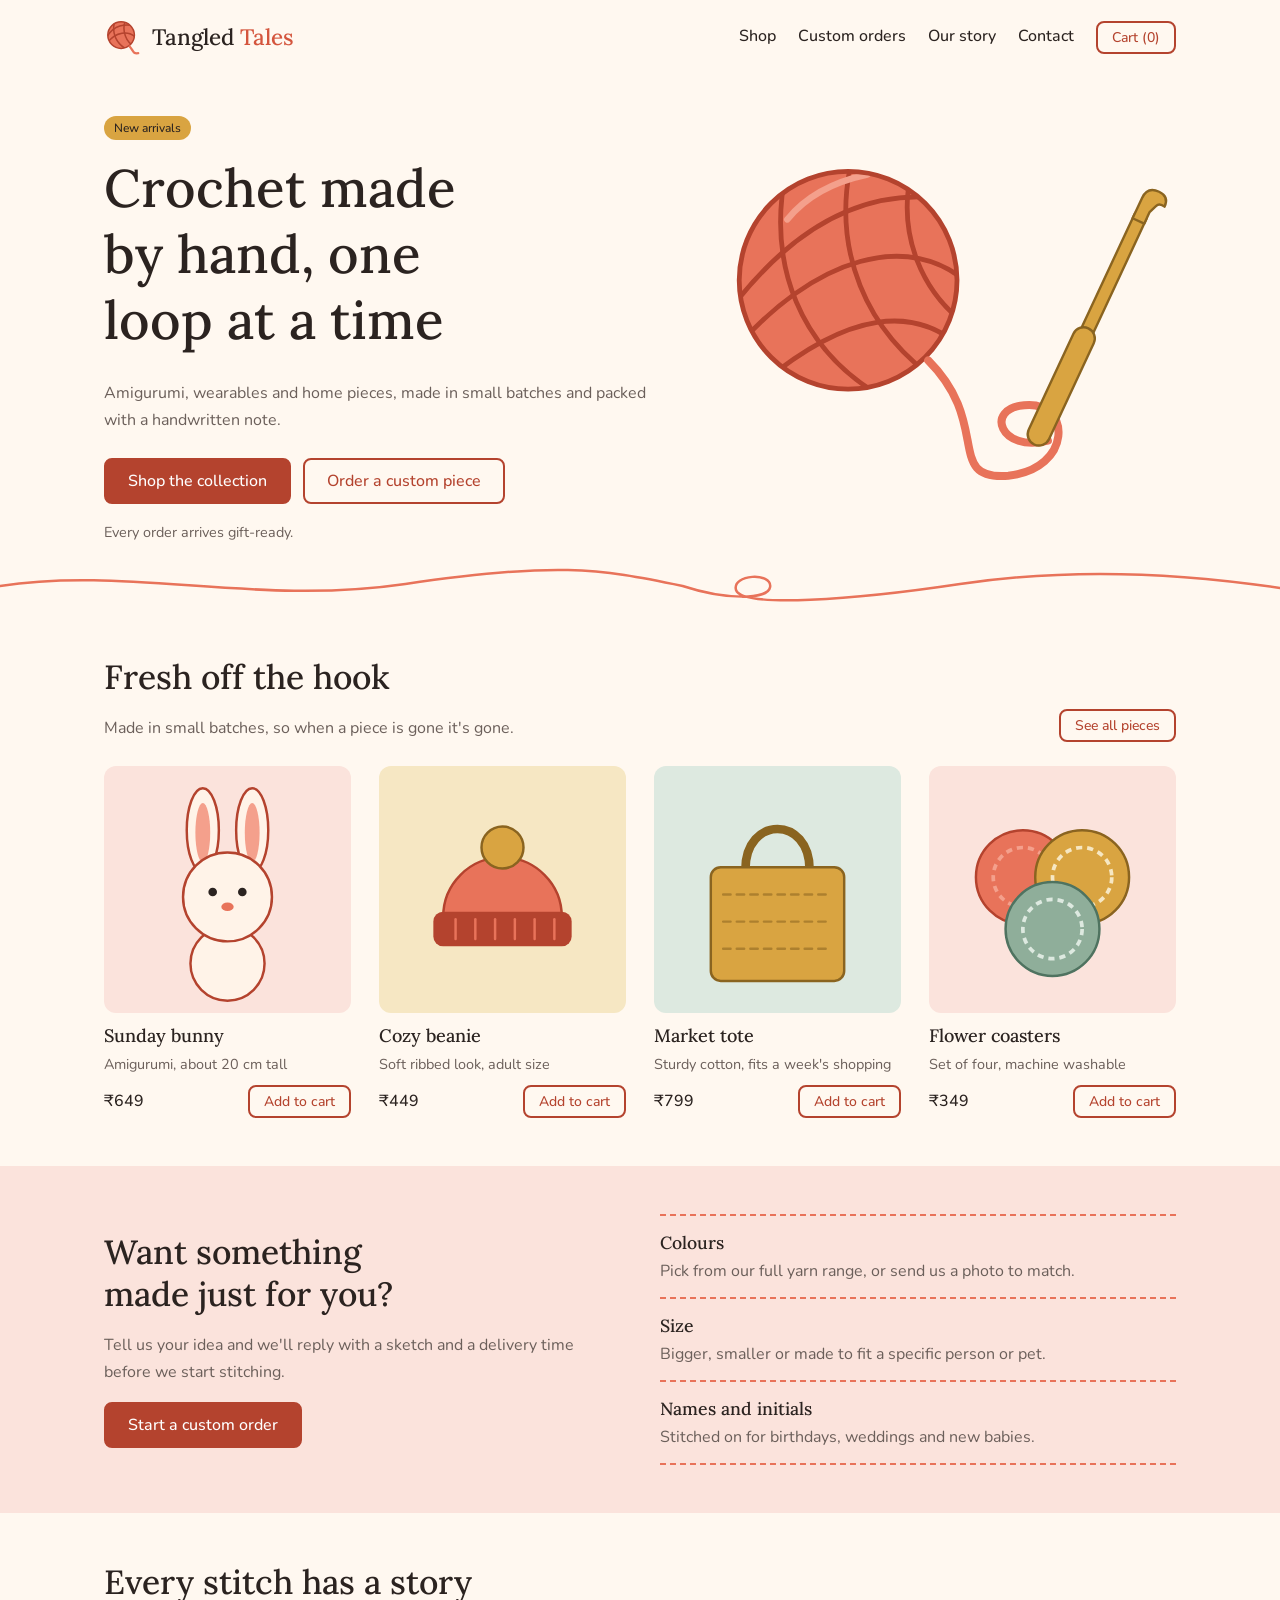
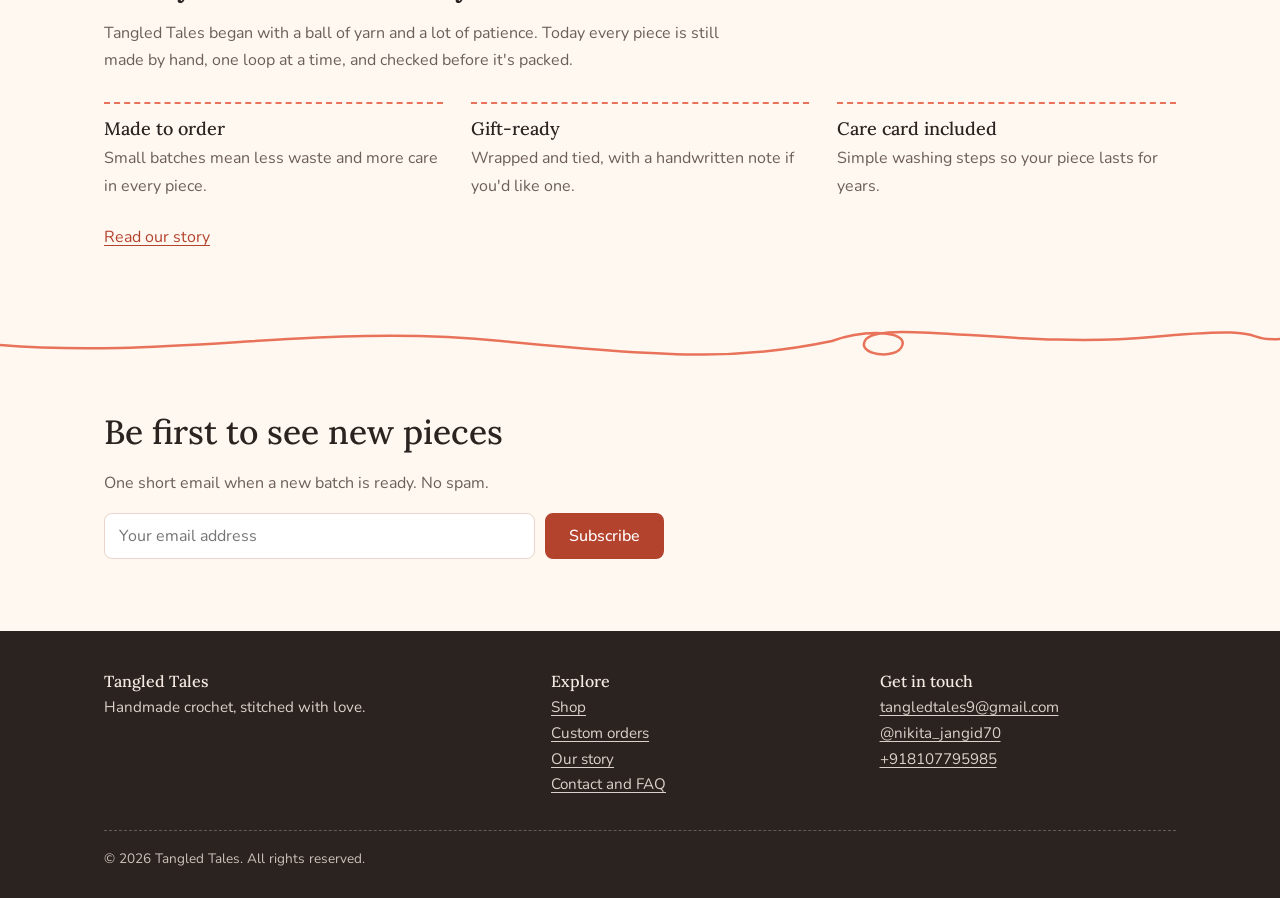
<file: index.html>
<!DOCTYPE html>
<html lang="en">
<head>
<meta charset="utf-8">
<meta name="viewport" content="width=device-width, initial-scale=1">
<title>Tangled Tales | Handmade crochet</title>
<meta name="description" content="Handmade crochet amigurumi, wearables and home pieces, made by hand in small batches. Order ready-made or request a custom piece.">
<meta property="og:title" content="Tangled Tales | Handmade crochet">
<meta property="og:description" content="Handmade crochet amigurumi, wearables and home pieces, made by hand in small batches. Order ready-made or request a custom piece.">
<meta property="og:type" content="website">
<link rel="icon" href="images/favicon.svg" type="image/svg+xml">
<link rel="preconnect" href="https://fonts.googleapis.com"><link rel="preconnect" href="https://fonts.gstatic.com" crossorigin><link href="https://fonts.googleapis.com/css2?family=Lora:wght@500&family=Nunito:wght@400;500&display=swap" rel="stylesheet">
<link rel="stylesheet" href="css/style.css">
</head>
<body>
<a class="skip" href="#main">Skip to content</a>
<header><div class="wrap">
<a class="brand" href="index.html" aria-label="Tangled Tales home"><svg width="38" height="38" viewBox="0 0 40 40" aria-hidden="true"><defs><clipPath id="mark"><circle cx="18" cy="18" r="14"/></clipPath></defs><circle cx="18" cy="18" r="14" fill="#E8735A"/><g clip-path="url(#mark)" fill="none" stroke="#B4432E" stroke-width="1.6" stroke-linecap="round"><path d="M3 20 C 10 8, 22 5, 34 9"/><path d="M3 27 C 12 14, 26 13, 34 21"/><path d="M11 5 C 8 16, 13 27, 24 33"/><path d="M22 4 C 19 14, 23 25, 32 30"/></g><circle cx="18" cy="18" r="14" fill="none" stroke="#B4432E" stroke-width="1.6"/><path d="M27 30 C 31 34, 30 38, 36 37" fill="none" stroke="#E8735A" stroke-width="2.4" stroke-linecap="round"/></svg><span>Tangled <b>Tales</b></span></a>
<nav aria-label="Main"><a href="shop.html">Shop</a><a href="custom-orders.html">Custom orders</a><a href="our-story.html">Our story</a><a href="contact.html">Contact</a><a class="btn btn-2 btn-sm" href="cart.html">Cart (<span data-cart-count>0</span>)</a></nav>
</div></header>
<main id="main">
<div class="wrap hero">
<div>
<span class="badge">New arrivals</span>
<h1 style="margin-top:14px">Crochet made by hand, one loop at a time</h1>
<p class="muted">Amigurumi, wearables and home pieces, made in small batches and packed with a handwritten note.</p>
<div class="actions"><a class="btn" href="shop.html">Shop the collection</a><a class="btn btn-2" href="custom-orders.html">Order a custom piece</a></div>
<p class="muted" style="font-size:.9rem;margin:0">Every order arrives gift-ready.</p>
</div>
<svg viewBox="215 68 290 225" role="img" aria-label="A ball of coral yarn with a loose thread looping toward a golden crochet hook"><defs><clipPath id="ball"><circle cx="300" cy="150" r="68"/></clipPath></defs>
<circle cx="300" cy="150" r="68" fill="#E8735A"/>
<g clip-path="url(#ball)" fill="none" stroke="#B4432E" stroke-width="3" stroke-linecap="round">
<path d="M225 170 C 270 110, 320 88, 375 102"/><path d="M225 198 C 280 132, 340 120, 375 152"/><path d="M235 224 C 300 165, 345 165, 375 196"/>
<path d="M262 78 C 248 140, 270 195, 325 225"/><path d="M302 76 C 290 130, 310 182, 358 214"/><path d="M340 80 C 330 120, 345 160, 380 182"/>
<path d="M262 112 C 275 96, 293 88, 312 84" stroke="#F4A08C" stroke-width="4"/></g>
<circle cx="300" cy="150" r="68" fill="none" stroke="#B4432E" stroke-width="3"/>
<path class="tail" pathLength="1" d="M350 200 C 390 240, 360 275, 400 272 C 440 268, 440 225, 410 228 C 385 230, 395 258, 425 250" fill="none" stroke="#E8735A" stroke-width="5" stroke-linecap="round" stroke-linejoin="round"/>
<g transform="rotate(25 450 180)" stroke="#8A6420" stroke-width="1.5" stroke-linejoin="round" fill="#D9A441">
<rect x="446" y="100" width="8" height="100" rx="3"/><rect x="443" y="180" width="14" height="80" rx="7"/>
<path d="M446 106 L446 92 Q446 84 454 84 Q461 84 461 91 Q457 90 456 93 L454 98 L454 106 Z"/></g></svg>
</div>
<svg class="thread" viewBox="0 0 1200 48" preserveAspectRatio="none" aria-hidden="true"><path d="M0 26 C 120 6, 240 46, 380 24 S 560 8, 640 26 C 680 40, 720 40, 722 27 C 724 12, 686 14, 690 30 C 696 48, 800 40, 900 24 S 1100 12, 1200 28" fill="none" stroke="#E8735A" stroke-width="2.5" stroke-linecap="round" vector-effect="non-scaling-stroke"/></svg>
<section><div class="wrap">
<div class="head"><div><h2>Fresh off the hook</h2><p class="muted">Made in small batches, so when a piece is gone it's gone.</p></div><a class="btn btn-2 btn-sm" href="shop.html">See all pieces</a></div>
<div class="grid"><article class="pcard">
<a class="pimg tint-a" href="product-sunday-bunny.html" aria-label="Sunday bunny"><img src="images/bunny.svg" alt="" width="200" height="200"></a>
<h3><a href="product-sunday-bunny.html">Sunday bunny</a></h3>
<p class="muted" style="margin-bottom:8px;font-size:.9rem">Amigurumi, about 20 cm tall</p>
<div class="row"><span class="price">₹649</span><button class="btn btn-2 btn-sm" type="button" data-add data-id="sunday-bunny" data-name="Sunday bunny" data-price="649" data-img="bunny.svg" data-tint="tint-a">Add to cart</button></div>
</article><article class="pcard">
<a class="pimg tint-b" href="product-cozy-beanie.html" aria-label="Cozy beanie"><img src="images/beanie.svg" alt="" width="200" height="200"></a>
<h3><a href="product-cozy-beanie.html">Cozy beanie</a></h3>
<p class="muted" style="margin-bottom:8px;font-size:.9rem">Soft ribbed look, adult size</p>
<div class="row"><span class="price">₹449</span><button class="btn btn-2 btn-sm" type="button" data-add data-id="cozy-beanie" data-name="Cozy beanie" data-price="449" data-img="beanie.svg" data-tint="tint-b">Add to cart</button></div>
</article><article class="pcard">
<a class="pimg tint-c" href="product-market-tote.html" aria-label="Market tote"><img src="images/tote.svg" alt="" width="200" height="200"></a>
<h3><a href="product-market-tote.html">Market tote</a></h3>
<p class="muted" style="margin-bottom:8px;font-size:.9rem">Sturdy cotton, fits a week's shopping</p>
<div class="row"><span class="price">₹799</span><button class="btn btn-2 btn-sm" type="button" data-add data-id="market-tote" data-name="Market tote" data-price="799" data-img="tote.svg" data-tint="tint-c">Add to cart</button></div>
</article><article class="pcard">
<a class="pimg tint-a" href="product-flower-coasters.html" aria-label="Flower coasters"><img src="images/coasters.svg" alt="" width="200" height="200"></a>
<h3><a href="product-flower-coasters.html">Flower coasters</a></h3>
<p class="muted" style="margin-bottom:8px;font-size:.9rem">Set of four, machine washable</p>
<div class="row"><span class="price">₹349</span><button class="btn btn-2 btn-sm" type="button" data-add data-id="flower-coasters" data-name="Flower coasters" data-price="349" data-img="coasters.svg" data-tint="tint-a">Add to cart</button></div>
</article></div>
</div></section>
<section class="band"><div class="wrap two">
<div><h2>Want something made just for you?</h2><p class="muted">Tell us your idea and we'll reply with a sketch and a delivery time before we start stitching.</p><a class="btn" href="custom-orders.html">Start a custom order</a></div>
<dl class="dashed-list"><div><dt>Colours</dt><dd>Pick from our full yarn range, or send us a photo to match.</dd></div><div><dt>Size</dt><dd>Bigger, smaller or made to fit a specific person or pet.</dd></div><div><dt>Names and initials</dt><dd>Stitched on for birthdays, weddings and new babies.</dd></div></dl>
</div></section>
<section><div class="wrap">
<h2>Every stitch has a story</h2>
<p class="muted">Tangled Tales began with a ball of yarn and a lot of patience. Today every piece is still made by hand, one loop at a time, and checked before it's packed.</p>
<div class="promises" style="margin-top:28px"><div><h3>Made to order</h3><p>Small batches mean less waste and more care in every piece.</p></div><div><h3>Gift-ready</h3><p>Wrapped and tied, with a handwritten note if you'd like one.</p></div><div><h3>Care card included</h3><p>Simple washing steps so your piece lasts for years.</p></div></div>
<p style="margin-top:24px"><a href="our-story.html">Read our story</a></p>
</div></section>
<svg class="thread" viewBox="0 0 1200 48" preserveAspectRatio="none" aria-hidden="true"><path d="M0 30 C 160 44, 300 8, 470 26 S 700 44, 780 26 C 812 14, 850 16, 846 30 C 842 46, 800 40, 812 24 C 830 4, 960 34, 1080 22 S 1160 26, 1200 24" fill="none" stroke="#E8735A" stroke-width="2.5" stroke-linecap="round" vector-effect="non-scaling-stroke"/></svg>
<section><div class="wrap"><div style="max-width:560px" data-newsletter>
<h2>Be first to see new pieces</h2>
<p class="muted">One short email when a new batch is ready. No spam.</p>
<div class="signup"><input type="email" placeholder="Your email address" aria-label="Email address" autocomplete="email"><button class="btn" type="button">Subscribe</button></div>
<p class="err" hidden>Enter a valid email address.</p>
</div></div></section>
</main>
<footer><div class="wrap">
<div><h3>Tangled Tales</h3><p>Handmade crochet, stitched with love.</p></div>
<div><h3>Explore</h3><ul><li><a href="shop.html">Shop</a></li><li><a href="custom-orders.html">Custom orders</a></li><li><a href="our-story.html">Our story</a></li><li><a href="contact.html">Contact and FAQ</a></li></ul></div>
<div><h3>Get in touch</h3><ul><li><a data-bind="email" href="#">hello@yourdomain.com</a></li><li><a data-bind="instagram" href="#">@yourhandle</a></li><li><a data-bind="whatsapp" href="#">WhatsApp</a></li></ul></div>
<div class="legal">© <span data-year>2026</span> Tangled Tales. All rights reserved.</div>
</div></footer>
<script src="js/config.js"></script><script src="js/main.js"></script>
</body>
</html>
</file>
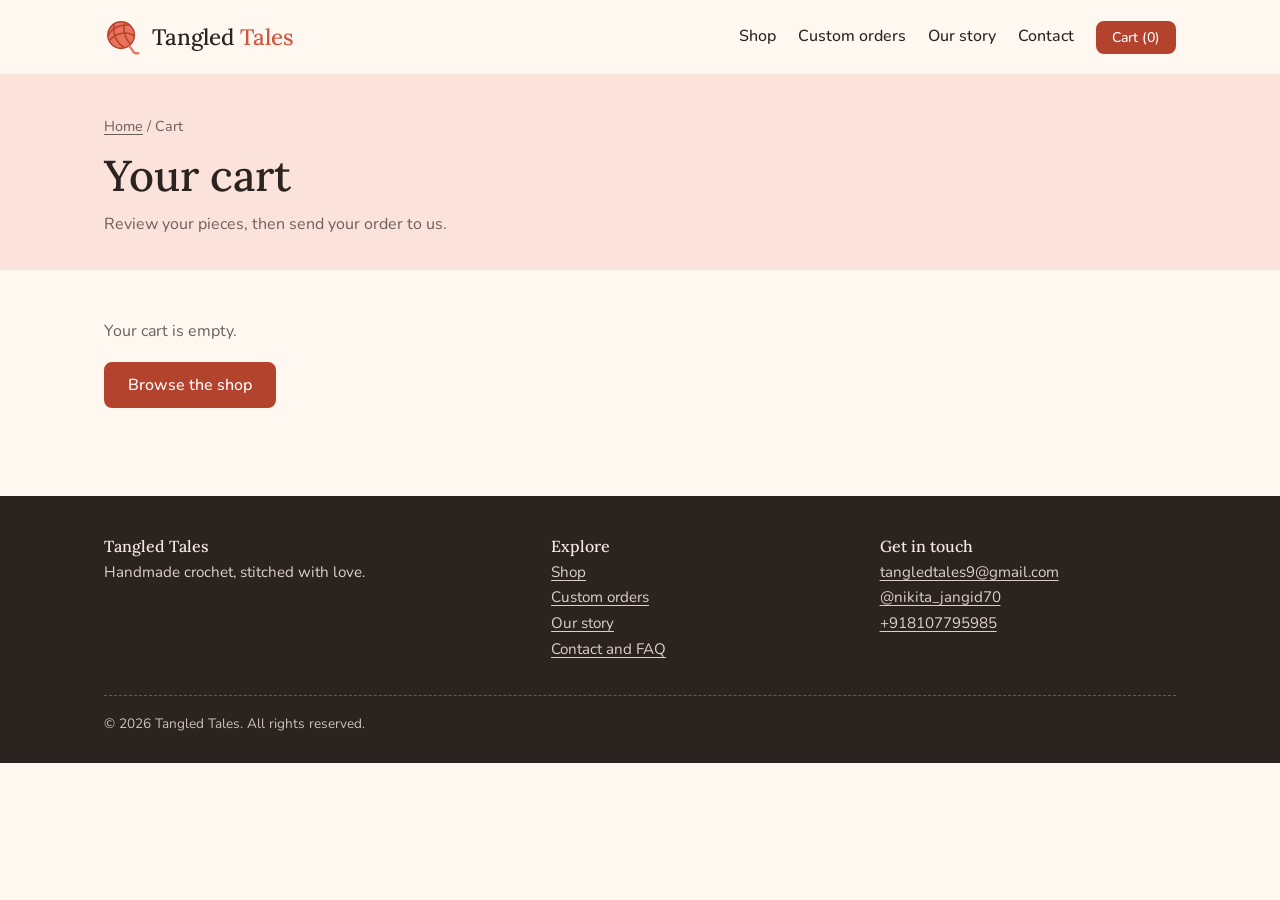
<file: cart.html>
<!DOCTYPE html>
<html lang="en">
<head>
<meta charset="utf-8">
<meta name="viewport" content="width=device-width, initial-scale=1">
<title>Your cart | Tangled Tales</title>
<meta name="description" content="Review your Tangled Tales cart and place your order.">
<meta property="og:title" content="Your cart | Tangled Tales">
<meta property="og:description" content="Review your Tangled Tales cart and place your order.">
<meta property="og:type" content="website">
<link rel="icon" href="images/favicon.svg" type="image/svg+xml">
<link rel="preconnect" href="https://fonts.googleapis.com"><link rel="preconnect" href="https://fonts.gstatic.com" crossorigin><link href="https://fonts.googleapis.com/css2?family=Lora:wght@500&family=Nunito:wght@400;500&display=swap" rel="stylesheet">
<link rel="stylesheet" href="css/style.css">
</head>
<body>
<a class="skip" href="#main">Skip to content</a>
<header><div class="wrap">
<a class="brand" href="index.html" aria-label="Tangled Tales home"><svg width="38" height="38" viewBox="0 0 40 40" aria-hidden="true"><defs><clipPath id="mark"><circle cx="18" cy="18" r="14"/></clipPath></defs><circle cx="18" cy="18" r="14" fill="#E8735A"/><g clip-path="url(#mark)" fill="none" stroke="#B4432E" stroke-width="1.6" stroke-linecap="round"><path d="M3 20 C 10 8, 22 5, 34 9"/><path d="M3 27 C 12 14, 26 13, 34 21"/><path d="M11 5 C 8 16, 13 27, 24 33"/><path d="M22 4 C 19 14, 23 25, 32 30"/></g><circle cx="18" cy="18" r="14" fill="none" stroke="#B4432E" stroke-width="1.6"/><path d="M27 30 C 31 34, 30 38, 36 37" fill="none" stroke="#E8735A" stroke-width="2.4" stroke-linecap="round"/></svg><span>Tangled <b>Tales</b></span></a>
<nav aria-label="Main"><a href="shop.html">Shop</a><a href="custom-orders.html">Custom orders</a><a href="our-story.html">Our story</a><a href="contact.html">Contact</a><a class="btn btn-2 btn-sm" href="cart.html" aria-current="page">Cart (<span data-cart-count>0</span>)</a></nav>
</div></header>
<main id="main">
<div class="page-head"><div class="wrap"><div class="crumbs"><a href="index.html">Home</a> / Cart</div><h1>Your cart</h1><p>Review your pieces, then send your order to us.</p></div></div>
<section><div class="wrap"><div id="cart-root"><p class="muted">Loading your cart...</p></div></div></section>
</main>
<footer><div class="wrap">
<div><h3>Tangled Tales</h3><p>Handmade crochet, stitched with love.</p></div>
<div><h3>Explore</h3><ul><li><a href="shop.html">Shop</a></li><li><a href="custom-orders.html">Custom orders</a></li><li><a href="our-story.html">Our story</a></li><li><a href="contact.html">Contact and FAQ</a></li></ul></div>
<div><h3>Get in touch</h3><ul><li><a data-bind="email" href="#">hello@yourdomain.com</a></li><li><a data-bind="instagram" href="#">@yourhandle</a></li><li><a data-bind="whatsapp" href="#">WhatsApp</a></li></ul></div>
<div class="legal">© <span data-year>2026</span> Tangled Tales. All rights reserved.</div>
</div></footer>
<script src="js/config.js"></script><script src="js/main.js"></script>
</body>
</html>
</file>
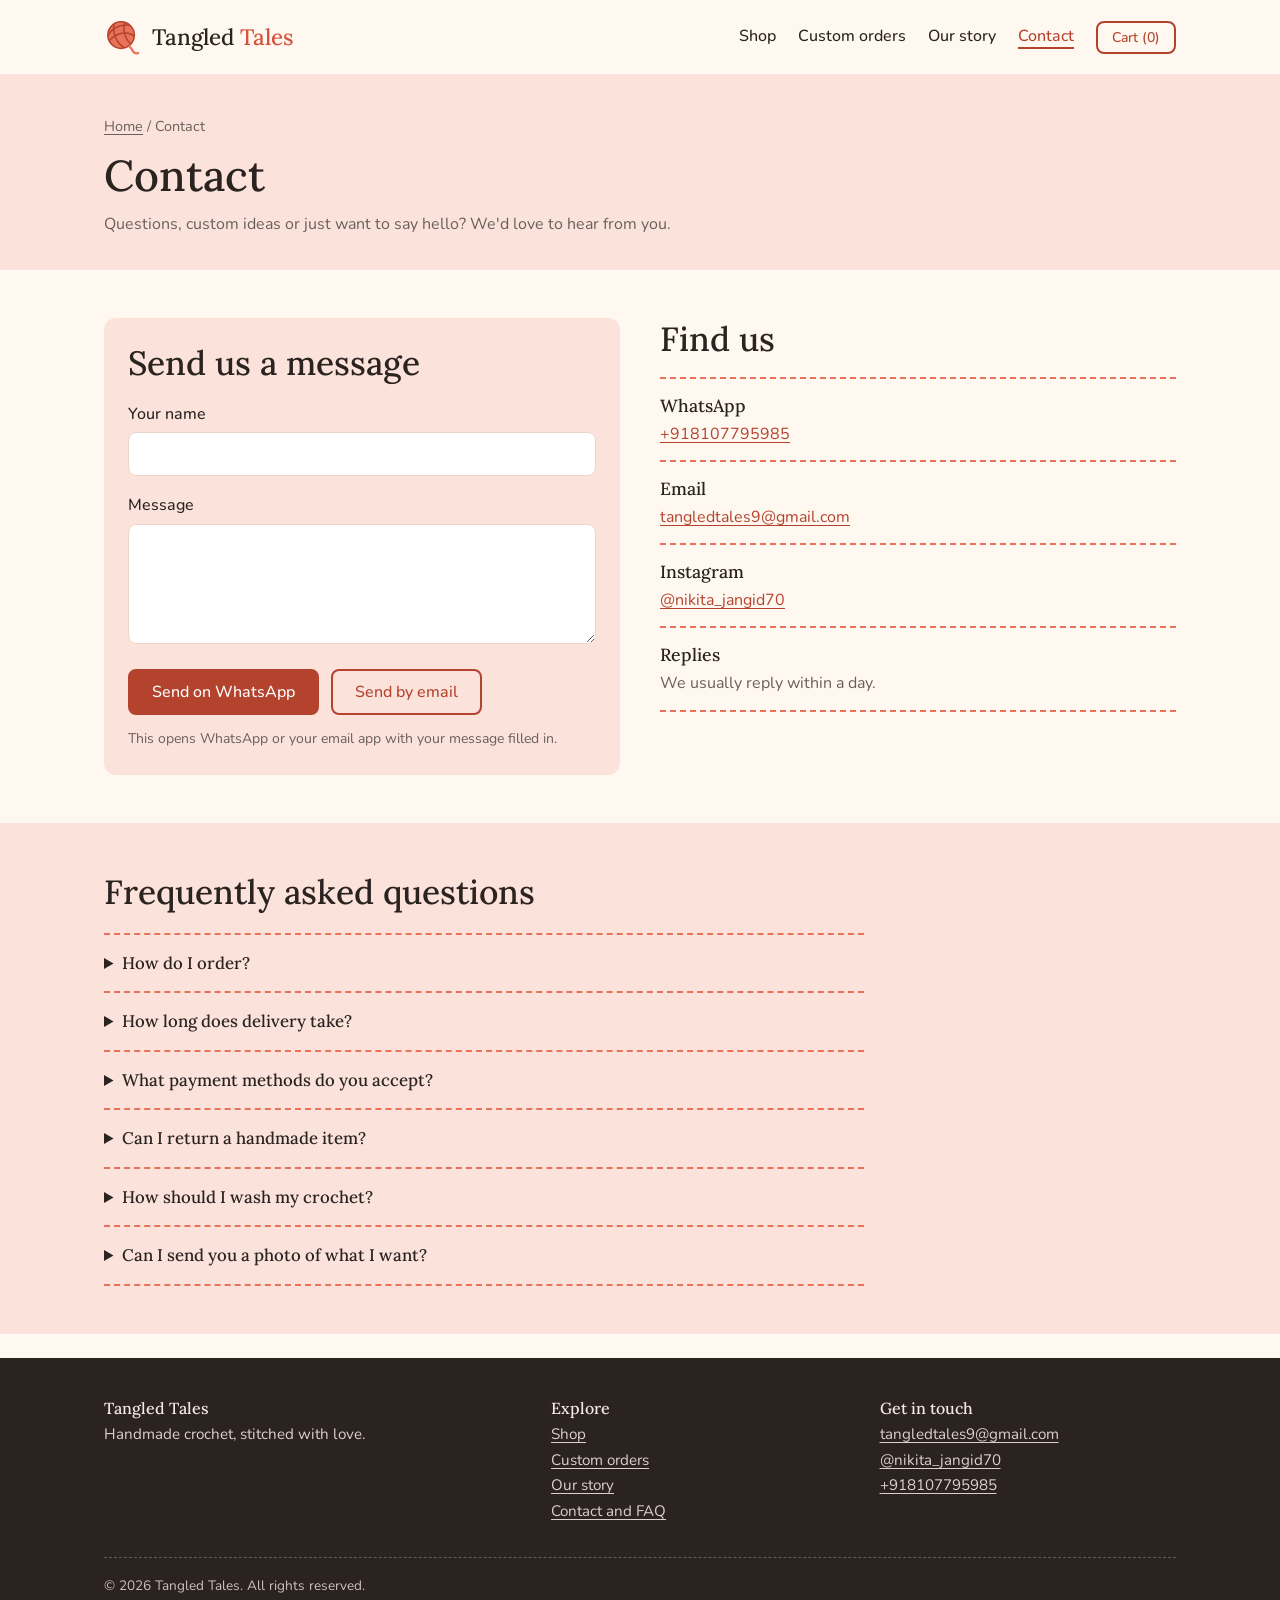
<file: contact.html>
<!DOCTYPE html>
<html lang="en">
<head>
<meta charset="utf-8">
<meta name="viewport" content="width=device-width, initial-scale=1">
<title>Contact and FAQ | Tangled Tales</title>
<meta name="description" content="Contact Tangled Tales for orders, custom pieces and questions about delivery, payment and care.">
<meta property="og:title" content="Contact and FAQ | Tangled Tales">
<meta property="og:description" content="Contact Tangled Tales for orders, custom pieces and questions about delivery, payment and care.">
<meta property="og:type" content="website">
<link rel="icon" href="images/favicon.svg" type="image/svg+xml">
<link rel="preconnect" href="https://fonts.googleapis.com"><link rel="preconnect" href="https://fonts.gstatic.com" crossorigin><link href="https://fonts.googleapis.com/css2?family=Lora:wght@500&family=Nunito:wght@400;500&display=swap" rel="stylesheet">
<link rel="stylesheet" href="css/style.css">
</head>
<body>
<a class="skip" href="#main">Skip to content</a>
<header><div class="wrap">
<a class="brand" href="index.html" aria-label="Tangled Tales home"><svg width="38" height="38" viewBox="0 0 40 40" aria-hidden="true"><defs><clipPath id="mark"><circle cx="18" cy="18" r="14"/></clipPath></defs><circle cx="18" cy="18" r="14" fill="#E8735A"/><g clip-path="url(#mark)" fill="none" stroke="#B4432E" stroke-width="1.6" stroke-linecap="round"><path d="M3 20 C 10 8, 22 5, 34 9"/><path d="M3 27 C 12 14, 26 13, 34 21"/><path d="M11 5 C 8 16, 13 27, 24 33"/><path d="M22 4 C 19 14, 23 25, 32 30"/></g><circle cx="18" cy="18" r="14" fill="none" stroke="#B4432E" stroke-width="1.6"/><path d="M27 30 C 31 34, 30 38, 36 37" fill="none" stroke="#E8735A" stroke-width="2.4" stroke-linecap="round"/></svg><span>Tangled <b>Tales</b></span></a>
<nav aria-label="Main"><a href="shop.html">Shop</a><a href="custom-orders.html">Custom orders</a><a href="our-story.html">Our story</a><a href="contact.html" aria-current="page">Contact</a><a class="btn btn-2 btn-sm" href="cart.html">Cart (<span data-cart-count>0</span>)</a></nav>
</div></header>
<main id="main">
<div class="page-head"><div class="wrap"><div class="crumbs"><a href="index.html">Home</a> / Contact</div><h1>Contact</h1><p>Questions, custom ideas or just want to say hello? We'd love to hear from you.</p></div></div>
<section><div class="wrap two top">
<form class="panel" id="contact-form" novalidate>
<h2>Send us a message</h2>
<div class="field"><label for="m-name">Your name</label><input id="m-name" name="name" autocomplete="name" data-required><p class="err" hidden>Enter your name.</p></div>
<div class="field"><label for="m-msg">Message</label><textarea id="m-msg" name="message" data-required></textarea><p class="err" hidden>Write your message.</p></div>
<div class="form-actions"><button class="btn" type="submit" data-channel="whatsapp">Send on WhatsApp</button><button class="btn btn-2" type="submit" data-channel="email">Send by email</button></div>
<p class="hint" style="margin-top:12px">This opens WhatsApp or your email app with your message filled in.</p>
</form>
<div>
<h2>Find us</h2>
<dl class="dashed-list"><div><dt>WhatsApp</dt><dd><a data-bind="whatsapp" href="#">WhatsApp</a></dd></div><div><dt>Email</dt><dd><a data-bind="email" href="#">hello@yourdomain.com</a></dd></div><div><dt>Instagram</dt><dd><a data-bind="instagram" href="#">@yourhandle</a></dd></div><div><dt>Replies</dt><dd>We usually reply within a day.</dd></div></dl>
</div>
</div></section>
<section class="band"><div class="wrap"><h2>Frequently asked questions</h2><div style="margin-top:20px;max-width:760px"><details class="faq"><summary>How do I order?</summary><p>Add pieces to your cart, then send your order to us on WhatsApp or by email. We confirm the total, delivery time and payment details with you before anything is made or shipped.</p></details><details class="faq"><summary>How long does delivery take?</summary><p>Ready-made pieces ship in about 3 to 5 days. Custom pieces usually take 2 to 3 weeks. We will always confirm the timing with you first.</p></details><details class="faq"><summary>What payment methods do you accept?</summary><p>UPI and bank transfer. Replace this answer with the payment methods you offer.</p></details><details class="faq"><summary>Can I return a handmade item?</summary><p>Because each piece is made to order, we cannot accept returns on custom pieces. If a ready-made piece arrives damaged or not as described, message us within 3 days and we will make it right. Replace this with your own policy.</p></details><details class="faq"><summary>How should I wash my crochet?</summary><p>Hand wash in cool water with mild soap and dry flat. There is more on our story page.</p></details><details class="faq"><summary>Can I send you a photo of what I want?</summary><p>Yes, please do. Send it on WhatsApp or by email, or mention it in a custom order request.</p></details></div></div></section>
</main>
<footer><div class="wrap">
<div><h3>Tangled Tales</h3><p>Handmade crochet, stitched with love.</p></div>
<div><h3>Explore</h3><ul><li><a href="shop.html">Shop</a></li><li><a href="custom-orders.html">Custom orders</a></li><li><a href="our-story.html">Our story</a></li><li><a href="contact.html">Contact and FAQ</a></li></ul></div>
<div><h3>Get in touch</h3><ul><li><a data-bind="email" href="#">hello@yourdomain.com</a></li><li><a data-bind="instagram" href="#">@yourhandle</a></li><li><a data-bind="whatsapp" href="#">WhatsApp</a></li></ul></div>
<div class="legal">© <span data-year>2026</span> Tangled Tales. All rights reserved.</div>
</div></footer>
<script src="js/config.js"></script><script src="js/main.js"></script>
</body>
</html>
</file>
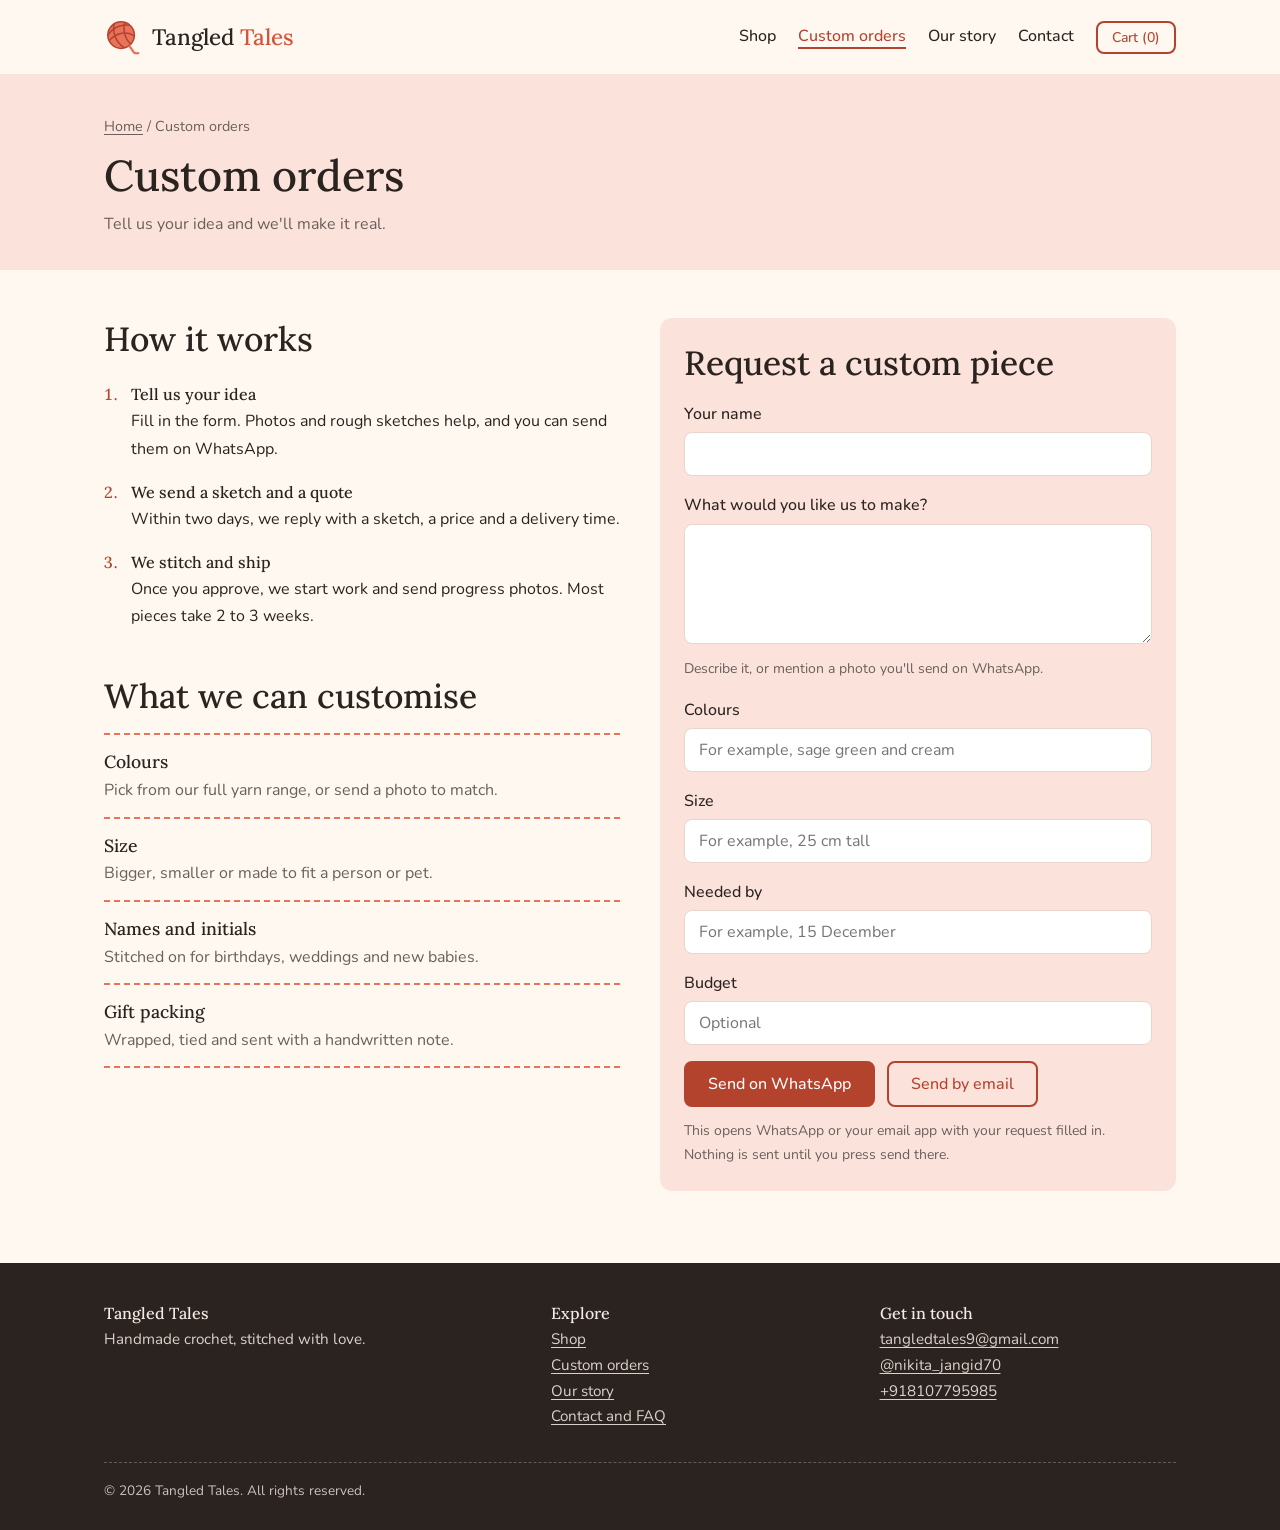
<file: custom-orders.html>
<!DOCTYPE html>
<html lang="en">
<head>
<meta charset="utf-8">
<meta name="viewport" content="width=device-width, initial-scale=1">
<title>Custom orders | Tangled Tales</title>
<meta name="description" content="Request a custom handmade crochet piece: choose the colours, size and even a name stitched on.">
<meta property="og:title" content="Custom orders | Tangled Tales">
<meta property="og:description" content="Request a custom handmade crochet piece: choose the colours, size and even a name stitched on.">
<meta property="og:type" content="website">
<link rel="icon" href="images/favicon.svg" type="image/svg+xml">
<link rel="preconnect" href="https://fonts.googleapis.com"><link rel="preconnect" href="https://fonts.gstatic.com" crossorigin><link href="https://fonts.googleapis.com/css2?family=Lora:wght@500&family=Nunito:wght@400;500&display=swap" rel="stylesheet">
<link rel="stylesheet" href="css/style.css">
</head>
<body>
<a class="skip" href="#main">Skip to content</a>
<header><div class="wrap">
<a class="brand" href="index.html" aria-label="Tangled Tales home"><svg width="38" height="38" viewBox="0 0 40 40" aria-hidden="true"><defs><clipPath id="mark"><circle cx="18" cy="18" r="14"/></clipPath></defs><circle cx="18" cy="18" r="14" fill="#E8735A"/><g clip-path="url(#mark)" fill="none" stroke="#B4432E" stroke-width="1.6" stroke-linecap="round"><path d="M3 20 C 10 8, 22 5, 34 9"/><path d="M3 27 C 12 14, 26 13, 34 21"/><path d="M11 5 C 8 16, 13 27, 24 33"/><path d="M22 4 C 19 14, 23 25, 32 30"/></g><circle cx="18" cy="18" r="14" fill="none" stroke="#B4432E" stroke-width="1.6"/><path d="M27 30 C 31 34, 30 38, 36 37" fill="none" stroke="#E8735A" stroke-width="2.4" stroke-linecap="round"/></svg><span>Tangled <b>Tales</b></span></a>
<nav aria-label="Main"><a href="shop.html">Shop</a><a href="custom-orders.html" aria-current="page">Custom orders</a><a href="our-story.html">Our story</a><a href="contact.html">Contact</a><a class="btn btn-2 btn-sm" href="cart.html">Cart (<span data-cart-count>0</span>)</a></nav>
</div></header>
<main id="main">
<div class="page-head"><div class="wrap"><div class="crumbs"><a href="index.html">Home</a> / Custom orders</div><h1>Custom orders</h1><p>Tell us your idea and we'll make it real.</p></div></div>
<section><div class="wrap two top">
<div>
<h2>How it works</h2>
<ol class="steps">
<li><strong>Tell us your idea</strong>Fill in the form. Photos and rough sketches help, and you can send them on WhatsApp.</li>
<li><strong>We send a sketch and a quote</strong>Within two days, we reply with a sketch, a price and a delivery time.</li>
<li><strong>We stitch and ship</strong>Once you approve, we start work and send progress photos. Most pieces take 2 to 3 weeks.</li>
</ol>
<h2 style="margin-top:32px">What we can customise</h2>
<dl class="dashed-list"><div><dt>Colours</dt><dd>Pick from our full yarn range, or send a photo to match.</dd></div><div><dt>Size</dt><dd>Bigger, smaller or made to fit a person or pet.</dd></div><div><dt>Names and initials</dt><dd>Stitched on for birthdays, weddings and new babies.</dd></div><div><dt>Gift packing</dt><dd>Wrapped, tied and sent with a handwritten note.</dd></div></dl>
</div>
<form class="panel" id="custom-form" novalidate>
<h2>Request a custom piece</h2>
<div class="field"><label for="c-name">Your name</label><input id="c-name" name="name" autocomplete="name" data-required><p class="err" hidden>Enter your name.</p></div>
<div class="field"><label for="c-idea">What would you like us to make?</label><textarea id="c-idea" name="idea" data-required></textarea><p class="err" hidden>Tell us a little about your idea.</p><p class="hint">Describe it, or mention a photo you'll send on WhatsApp.</p></div>
<div class="field"><label for="c-colours">Colours</label><input id="c-colours" name="colours" placeholder="For example, sage green and cream"></div>
<div class="field"><label for="c-size">Size</label><input id="c-size" name="size" placeholder="For example, 25 cm tall"></div>
<div class="field"><label for="c-date">Needed by</label><input id="c-date" name="date" placeholder="For example, 15 December"></div>
<div class="field"><label for="c-budget">Budget</label><input id="c-budget" name="budget" placeholder="Optional"></div>
<div class="form-actions"><button class="btn" type="submit" data-channel="whatsapp">Send on WhatsApp</button><button class="btn btn-2" type="submit" data-channel="email">Send by email</button></div>
<p class="hint" style="margin-top:12px">This opens WhatsApp or your email app with your request filled in. Nothing is sent until you press send there.</p>
</form>
</div></section>
</main>
<footer><div class="wrap">
<div><h3>Tangled Tales</h3><p>Handmade crochet, stitched with love.</p></div>
<div><h3>Explore</h3><ul><li><a href="shop.html">Shop</a></li><li><a href="custom-orders.html">Custom orders</a></li><li><a href="our-story.html">Our story</a></li><li><a href="contact.html">Contact and FAQ</a></li></ul></div>
<div><h3>Get in touch</h3><ul><li><a data-bind="email" href="#">hello@yourdomain.com</a></li><li><a data-bind="instagram" href="#">@yourhandle</a></li><li><a data-bind="whatsapp" href="#">WhatsApp</a></li></ul></div>
<div class="legal">© <span data-year>2026</span> Tangled Tales. All rights reserved.</div>
</div></footer>
<script src="js/config.js"></script><script src="js/main.js"></script>
</body>
</html>
</file>
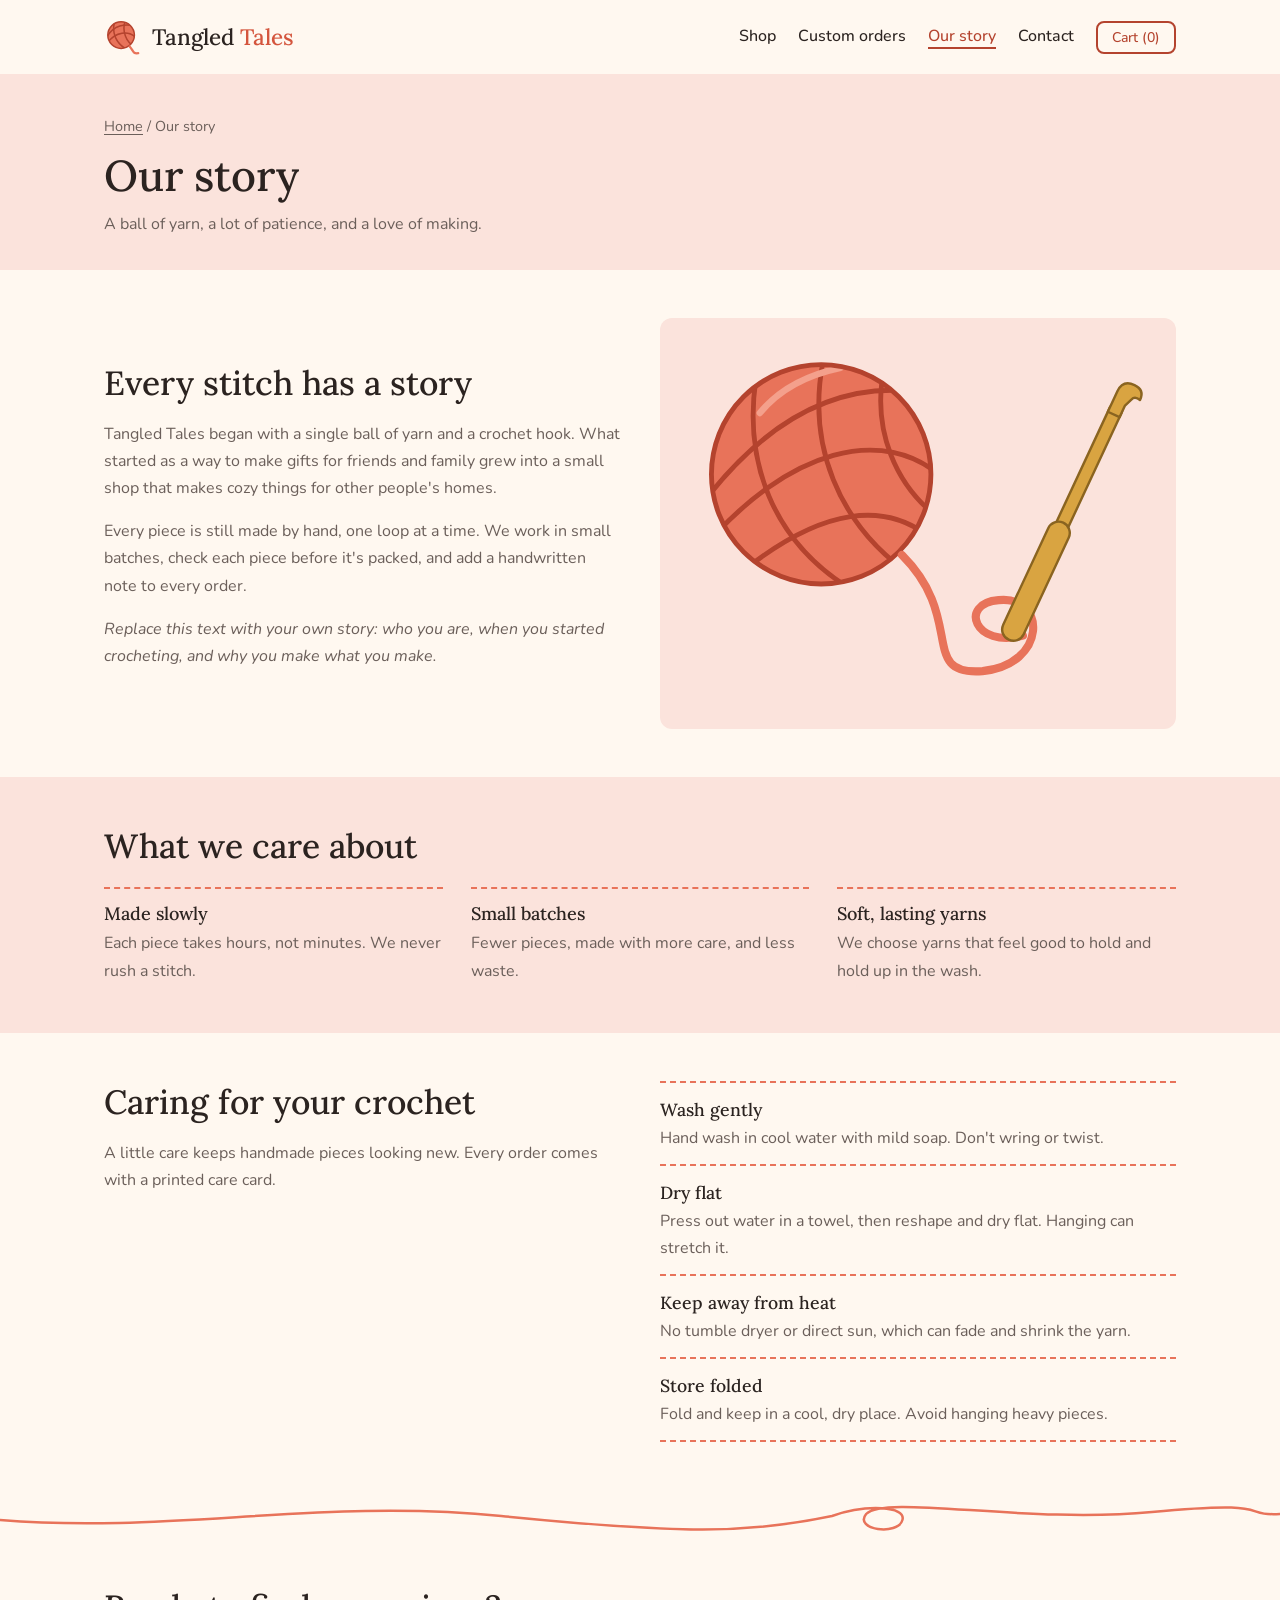
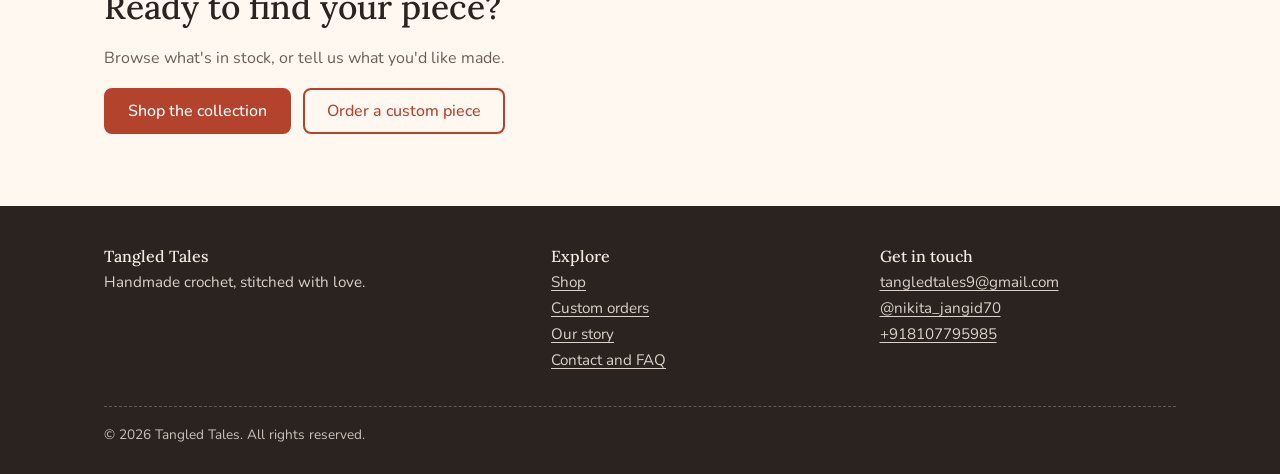
<file: our-story.html>
<!DOCTYPE html>
<html lang="en">
<head>
<meta charset="utf-8">
<meta name="viewport" content="width=device-width, initial-scale=1">
<title>Our story | Tangled Tales</title>
<meta name="description" content="The story behind Tangled Tales: handmade crochet, made slowly in small batches.">
<meta property="og:title" content="Our story | Tangled Tales">
<meta property="og:description" content="The story behind Tangled Tales: handmade crochet, made slowly in small batches.">
<meta property="og:type" content="website">
<link rel="icon" href="images/favicon.svg" type="image/svg+xml">
<link rel="preconnect" href="https://fonts.googleapis.com"><link rel="preconnect" href="https://fonts.gstatic.com" crossorigin><link href="https://fonts.googleapis.com/css2?family=Lora:wght@500&family=Nunito:wght@400;500&display=swap" rel="stylesheet">
<link rel="stylesheet" href="css/style.css">
</head>
<body>
<a class="skip" href="#main">Skip to content</a>
<header><div class="wrap">
<a class="brand" href="index.html" aria-label="Tangled Tales home"><svg width="38" height="38" viewBox="0 0 40 40" aria-hidden="true"><defs><clipPath id="mark"><circle cx="18" cy="18" r="14"/></clipPath></defs><circle cx="18" cy="18" r="14" fill="#E8735A"/><g clip-path="url(#mark)" fill="none" stroke="#B4432E" stroke-width="1.6" stroke-linecap="round"><path d="M3 20 C 10 8, 22 5, 34 9"/><path d="M3 27 C 12 14, 26 13, 34 21"/><path d="M11 5 C 8 16, 13 27, 24 33"/><path d="M22 4 C 19 14, 23 25, 32 30"/></g><circle cx="18" cy="18" r="14" fill="none" stroke="#B4432E" stroke-width="1.6"/><path d="M27 30 C 31 34, 30 38, 36 37" fill="none" stroke="#E8735A" stroke-width="2.4" stroke-linecap="round"/></svg><span>Tangled <b>Tales</b></span></a>
<nav aria-label="Main"><a href="shop.html">Shop</a><a href="custom-orders.html">Custom orders</a><a href="our-story.html" aria-current="page">Our story</a><a href="contact.html">Contact</a><a class="btn btn-2 btn-sm" href="cart.html">Cart (<span data-cart-count>0</span>)</a></nav>
</div></header>
<main id="main">
<div class="page-head"><div class="wrap"><div class="crumbs"><a href="index.html">Home</a> / Our story</div><h1>Our story</h1><p>A ball of yarn, a lot of patience, and a love of making.</p></div></div>
<section><div class="wrap two">
<div>
<h2>Every stitch has a story</h2>
<p class="muted">Tangled Tales began with a single ball of yarn and a crochet hook. What started as a way to make gifts for friends and family grew into a small shop that makes cozy things for other people's homes.</p>
<p class="muted">Every piece is still made by hand, one loop at a time. We work in small batches, check each piece before it's packed, and add a handwritten note to every order.</p>
<p class="muted"><em>Replace this text with your own story: who you are, when you started crocheting, and why you make what you make.</em></p>
</div>
<div class="art"><img src="images/yarn-hook.svg" alt="A ball of coral yarn and a golden crochet hook" width="290" height="225"></div>
</div></section>
<section class="band"><div class="wrap"><h2>What we care about</h2>
<div class="promises" style="margin-top:20px">
<div><h3>Made slowly</h3><p>Each piece takes hours, not minutes. We never rush a stitch.</p></div>
<div><h3>Small batches</h3><p>Fewer pieces, made with more care, and less waste.</p></div>
<div><h3>Soft, lasting yarns</h3><p>We choose yarns that feel good to hold and hold up in the wash.</p></div>
</div></div></section>
<section><div class="wrap two top">
<div><h2>Caring for your crochet</h2><p class="muted">A little care keeps handmade pieces looking new. Every order comes with a printed care card.</p></div>
<dl class="dashed-list"><div><dt>Wash gently</dt><dd>Hand wash in cool water with mild soap. Don't wring or twist.</dd></div><div><dt>Dry flat</dt><dd>Press out water in a towel, then reshape and dry flat. Hanging can stretch it.</dd></div><div><dt>Keep away from heat</dt><dd>No tumble dryer or direct sun, which can fade and shrink the yarn.</dd></div><div><dt>Store folded</dt><dd>Fold and keep in a cool, dry place. Avoid hanging heavy pieces.</dd></div></dl>
</div></section><svg class="thread" viewBox="0 0 1200 48" preserveAspectRatio="none" aria-hidden="true"><path d="M0 30 C 160 44, 300 8, 470 26 S 700 44, 780 26 C 812 14, 850 16, 846 30 C 842 46, 800 40, 812 24 C 830 4, 960 34, 1080 22 S 1160 26, 1200 24" fill="none" stroke="#E8735A" stroke-width="2.5" stroke-linecap="round" vector-effect="non-scaling-stroke"/></svg>
<section><div class="wrap"><h2>Ready to find your piece?</h2><p class="muted">Browse what's in stock, or tell us what you'd like made.</p><div class="buy" style="display:flex;gap:12px;flex-wrap:wrap"><a class="btn" href="shop.html">Shop the collection</a><a class="btn btn-2" href="custom-orders.html">Order a custom piece</a></div></div></section>
</main>
<footer><div class="wrap">
<div><h3>Tangled Tales</h3><p>Handmade crochet, stitched with love.</p></div>
<div><h3>Explore</h3><ul><li><a href="shop.html">Shop</a></li><li><a href="custom-orders.html">Custom orders</a></li><li><a href="our-story.html">Our story</a></li><li><a href="contact.html">Contact and FAQ</a></li></ul></div>
<div><h3>Get in touch</h3><ul><li><a data-bind="email" href="#">hello@yourdomain.com</a></li><li><a data-bind="instagram" href="#">@yourhandle</a></li><li><a data-bind="whatsapp" href="#">WhatsApp</a></li></ul></div>
<div class="legal">© <span data-year>2026</span> Tangled Tales. All rights reserved.</div>
</div></footer>
<script src="js/config.js"></script><script src="js/main.js"></script>
</body>
</html>
</file>
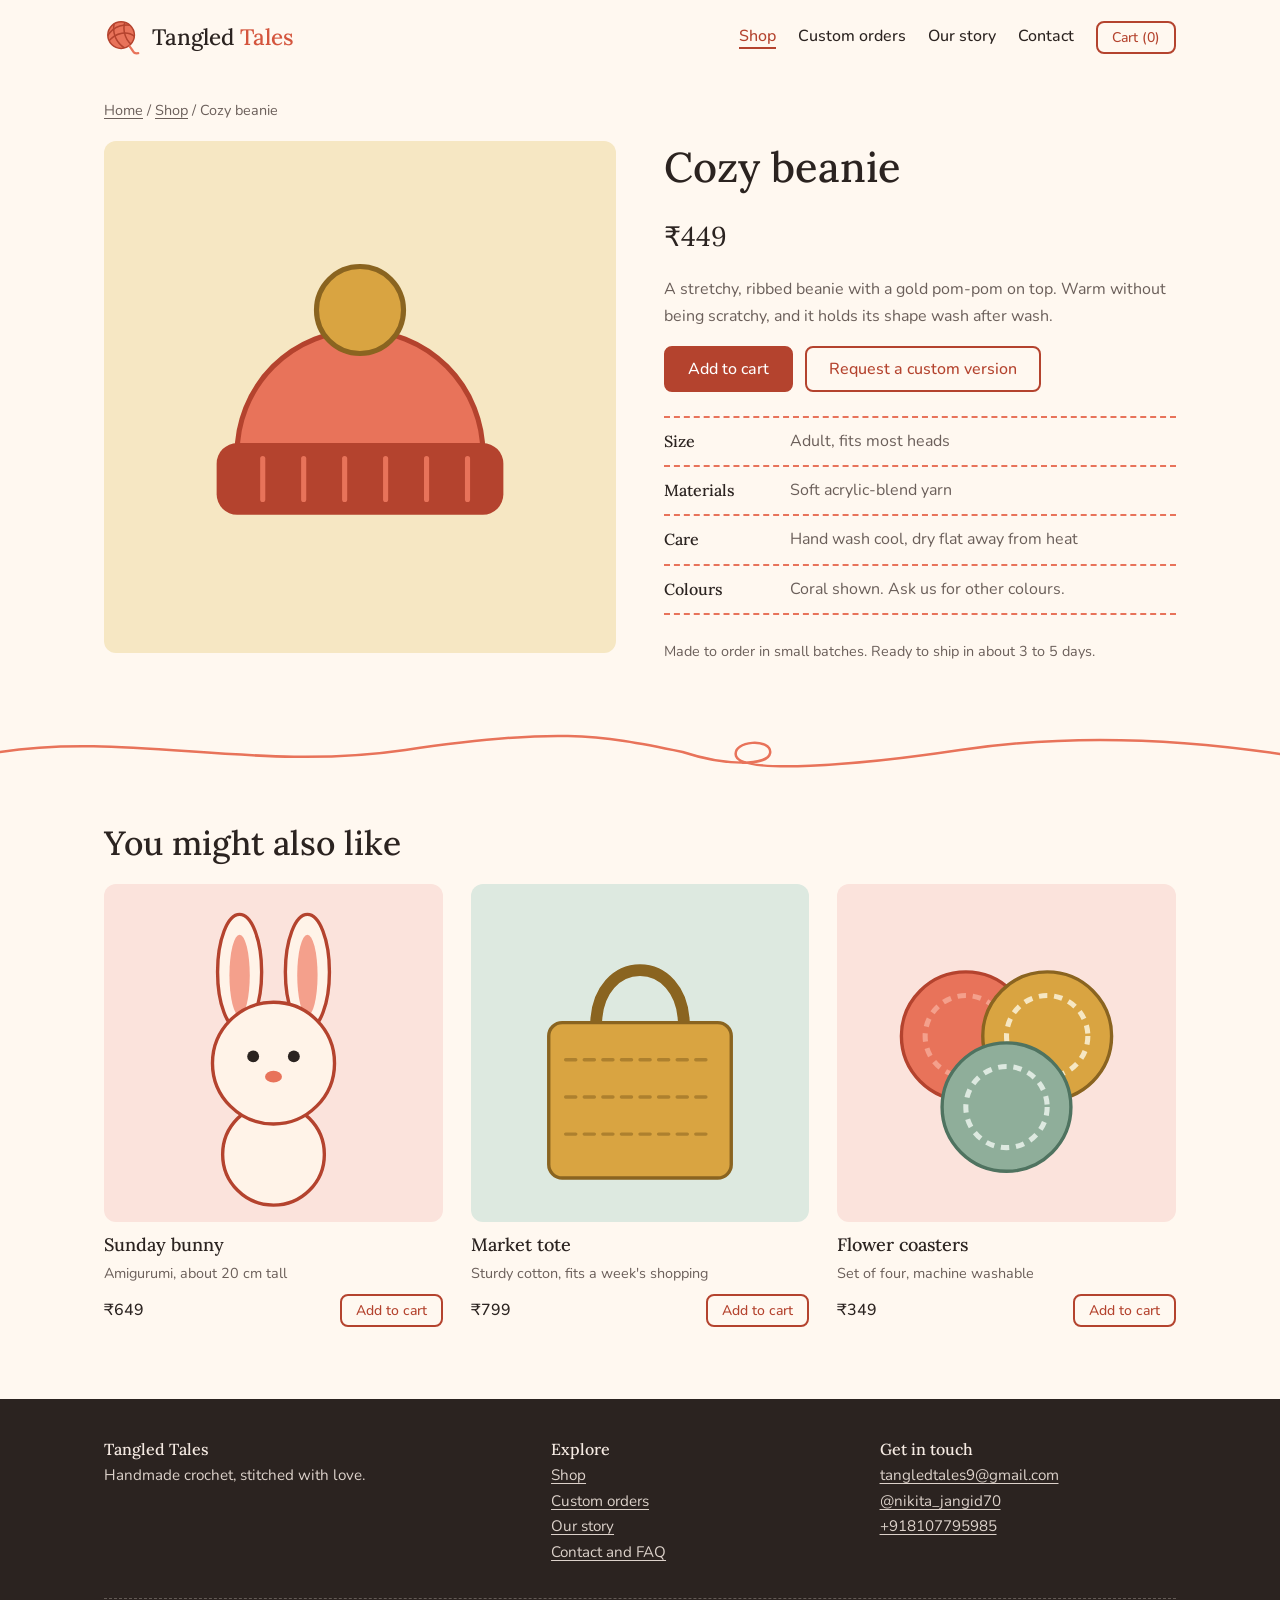
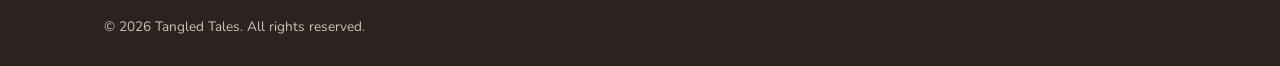
<file: product-cozy-beanie.html>
<!DOCTYPE html>
<html lang="en">
<head>
<meta charset="utf-8">
<meta name="viewport" content="width=device-width, initial-scale=1">
<title>Cozy beanie | Tangled Tales</title>
<meta name="description" content="Cozy beanie: Soft ribbed look, adult size. Handmade crochet from Tangled Tales.">
<meta property="og:title" content="Cozy beanie | Tangled Tales">
<meta property="og:description" content="Cozy beanie: Soft ribbed look, adult size. Handmade crochet from Tangled Tales.">
<meta property="og:type" content="website">
<link rel="icon" href="images/favicon.svg" type="image/svg+xml">
<link rel="preconnect" href="https://fonts.googleapis.com"><link rel="preconnect" href="https://fonts.gstatic.com" crossorigin><link href="https://fonts.googleapis.com/css2?family=Lora:wght@500&family=Nunito:wght@400;500&display=swap" rel="stylesheet">
<link rel="stylesheet" href="css/style.css">
</head>
<body>
<a class="skip" href="#main">Skip to content</a>
<header><div class="wrap">
<a class="brand" href="index.html" aria-label="Tangled Tales home"><svg width="38" height="38" viewBox="0 0 40 40" aria-hidden="true"><defs><clipPath id="mark"><circle cx="18" cy="18" r="14"/></clipPath></defs><circle cx="18" cy="18" r="14" fill="#E8735A"/><g clip-path="url(#mark)" fill="none" stroke="#B4432E" stroke-width="1.6" stroke-linecap="round"><path d="M3 20 C 10 8, 22 5, 34 9"/><path d="M3 27 C 12 14, 26 13, 34 21"/><path d="M11 5 C 8 16, 13 27, 24 33"/><path d="M22 4 C 19 14, 23 25, 32 30"/></g><circle cx="18" cy="18" r="14" fill="none" stroke="#B4432E" stroke-width="1.6"/><path d="M27 30 C 31 34, 30 38, 36 37" fill="none" stroke="#E8735A" stroke-width="2.4" stroke-linecap="round"/></svg><span>Tangled <b>Tales</b></span></a>
<nav aria-label="Main"><a href="shop.html" aria-current="page">Shop</a><a href="custom-orders.html">Custom orders</a><a href="our-story.html">Our story</a><a href="contact.html">Contact</a><a class="btn btn-2 btn-sm" href="cart.html">Cart (<span data-cart-count>0</span>)</a></nav>
</div></header>
<main id="main">
<div class="wrap" style="padding-top:24px"><div class="crumbs"><a href="index.html">Home</a> / <a href="shop.html">Shop</a> / Cozy beanie</div></div>
<section style="padding-top:8px"><div class="wrap product">
<div class="pimg tint-b"><img src="images/beanie.svg" alt="Cozy beanie" width="200" height="200"></div>
<div>
<h1 style="font-size:clamp(1.9rem,4vw,2.6rem)">Cozy beanie</h1>
<p class="price-lg">₹449</p>
<p class="muted">A stretchy, ribbed beanie with a gold pom-pom on top. Warm without being scratchy, and it holds its shape wash after wash.</p>
<div class="buy"><button class="btn" type="button" data-add data-id="cozy-beanie" data-name="Cozy beanie" data-price="449" data-img="beanie.svg" data-tint="tint-b">Add to cart</button><a class="btn btn-2" href="custom-orders.html">Request a custom version</a></div>
<dl class="spec"><div><dt>Size</dt><dd>Adult, fits most heads</dd></div><div><dt>Materials</dt><dd>Soft acrylic-blend yarn</dd></div><div><dt>Care</dt><dd>Hand wash cool, dry flat away from heat</dd></div><div><dt>Colours</dt><dd>Coral shown. Ask us for other colours.</dd></div></dl>
<p class="muted" style="font-size:.9rem">Made to order in small batches. Ready to ship in about 3 to 5 days.</p>
</div></div></section>
<svg class="thread" viewBox="0 0 1200 48" preserveAspectRatio="none" aria-hidden="true"><path d="M0 26 C 120 6, 240 46, 380 24 S 560 8, 640 26 C 680 40, 720 40, 722 27 C 724 12, 686 14, 690 30 C 696 48, 800 40, 900 24 S 1100 12, 1200 28" fill="none" stroke="#E8735A" stroke-width="2.5" stroke-linecap="round" vector-effect="non-scaling-stroke"/></svg>
<section><div class="wrap"><h2>You might also like</h2><div class="grid" style="margin-top:20px"><article class="pcard">
<a class="pimg tint-a" href="product-sunday-bunny.html" aria-label="Sunday bunny"><img src="images/bunny.svg" alt="" width="200" height="200"></a>
<h3><a href="product-sunday-bunny.html">Sunday bunny</a></h3>
<p class="muted" style="margin-bottom:8px;font-size:.9rem">Amigurumi, about 20 cm tall</p>
<div class="row"><span class="price">₹649</span><button class="btn btn-2 btn-sm" type="button" data-add data-id="sunday-bunny" data-name="Sunday bunny" data-price="649" data-img="bunny.svg" data-tint="tint-a">Add to cart</button></div>
</article><article class="pcard">
<a class="pimg tint-c" href="product-market-tote.html" aria-label="Market tote"><img src="images/tote.svg" alt="" width="200" height="200"></a>
<h3><a href="product-market-tote.html">Market tote</a></h3>
<p class="muted" style="margin-bottom:8px;font-size:.9rem">Sturdy cotton, fits a week's shopping</p>
<div class="row"><span class="price">₹799</span><button class="btn btn-2 btn-sm" type="button" data-add data-id="market-tote" data-name="Market tote" data-price="799" data-img="tote.svg" data-tint="tint-c">Add to cart</button></div>
</article><article class="pcard">
<a class="pimg tint-a" href="product-flower-coasters.html" aria-label="Flower coasters"><img src="images/coasters.svg" alt="" width="200" height="200"></a>
<h3><a href="product-flower-coasters.html">Flower coasters</a></h3>
<p class="muted" style="margin-bottom:8px;font-size:.9rem">Set of four, machine washable</p>
<div class="row"><span class="price">₹349</span><button class="btn btn-2 btn-sm" type="button" data-add data-id="flower-coasters" data-name="Flower coasters" data-price="349" data-img="coasters.svg" data-tint="tint-a">Add to cart</button></div>
</article></div></div></section>
</main>
<footer><div class="wrap">
<div><h3>Tangled Tales</h3><p>Handmade crochet, stitched with love.</p></div>
<div><h3>Explore</h3><ul><li><a href="shop.html">Shop</a></li><li><a href="custom-orders.html">Custom orders</a></li><li><a href="our-story.html">Our story</a></li><li><a href="contact.html">Contact and FAQ</a></li></ul></div>
<div><h3>Get in touch</h3><ul><li><a data-bind="email" href="#">hello@yourdomain.com</a></li><li><a data-bind="instagram" href="#">@yourhandle</a></li><li><a data-bind="whatsapp" href="#">WhatsApp</a></li></ul></div>
<div class="legal">© <span data-year>2026</span> Tangled Tales. All rights reserved.</div>
</div></footer>
<script src="js/config.js"></script><script src="js/main.js"></script>
</body>
</html>
</file>
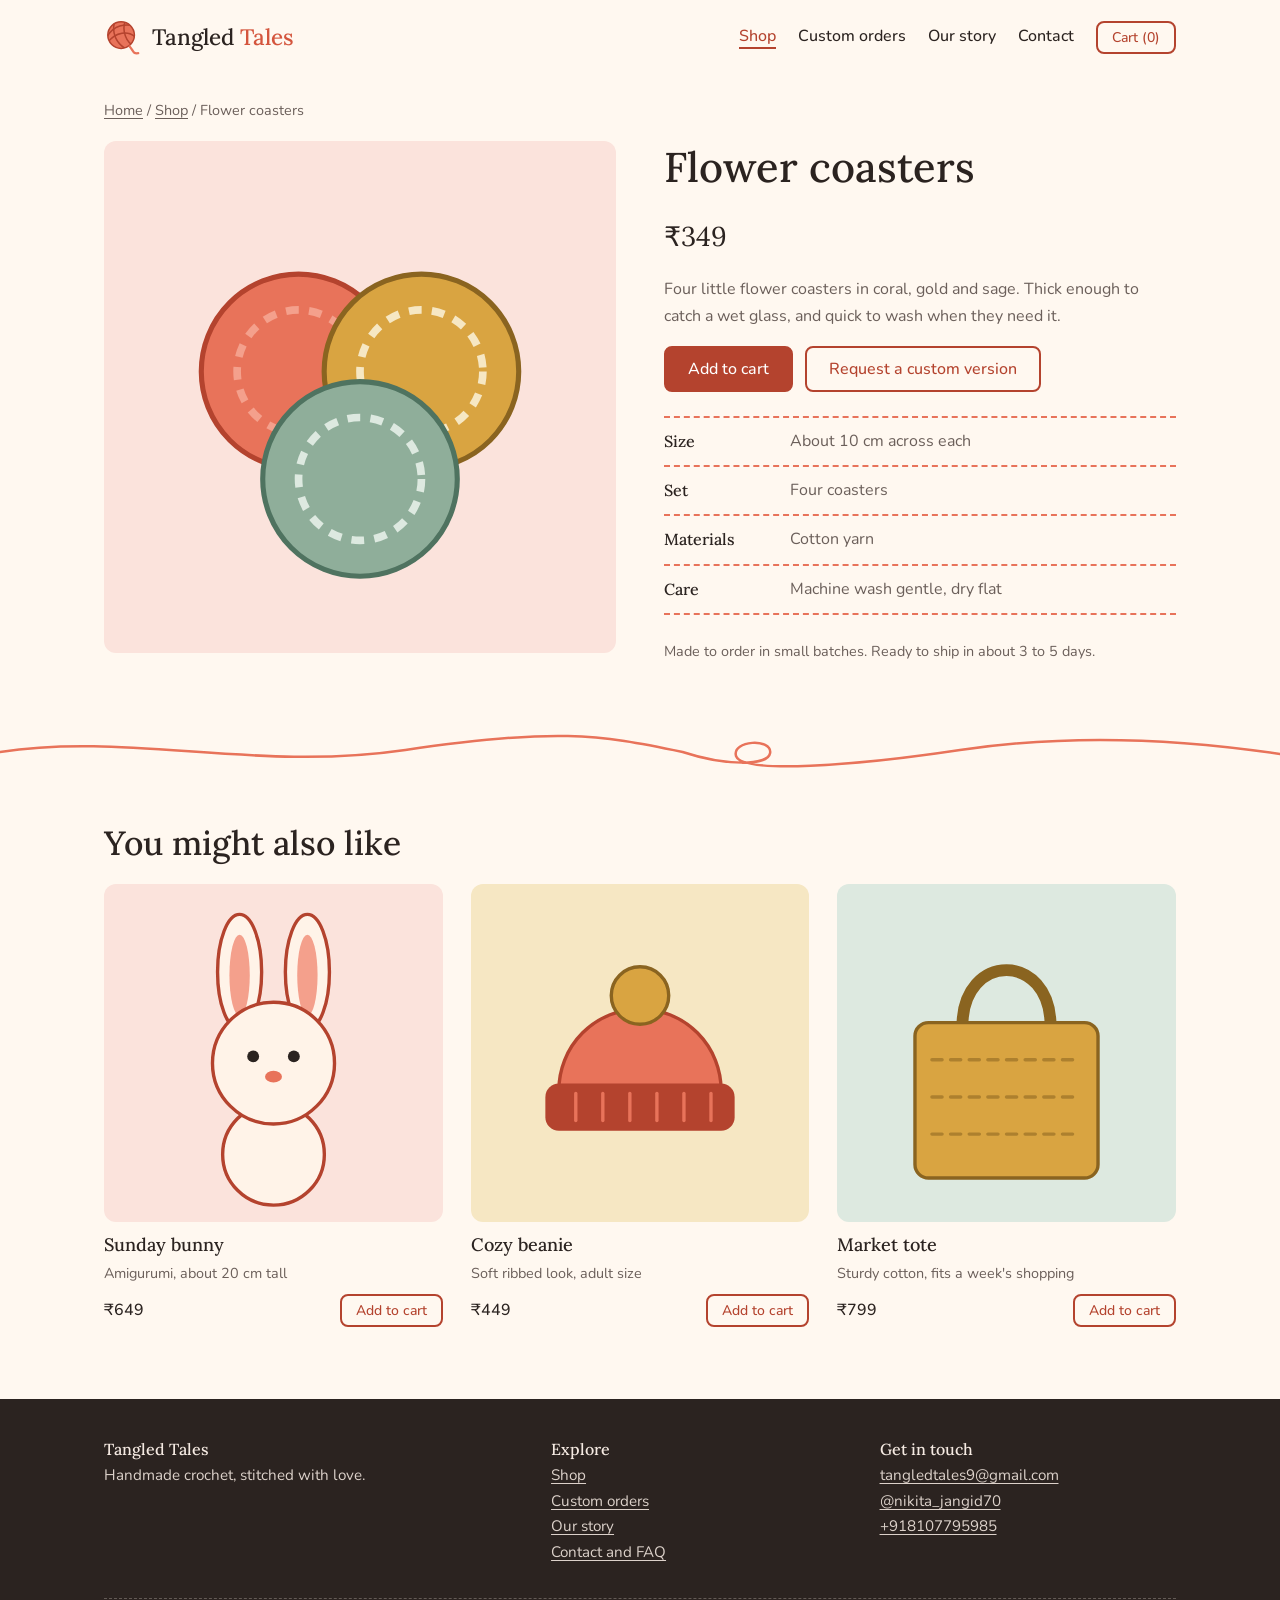
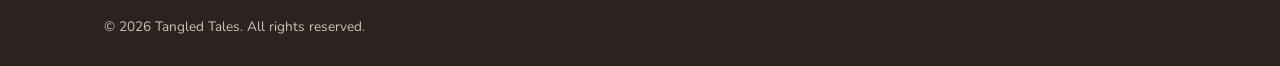
<file: product-flower-coasters.html>
<!DOCTYPE html>
<html lang="en">
<head>
<meta charset="utf-8">
<meta name="viewport" content="width=device-width, initial-scale=1">
<title>Flower coasters | Tangled Tales</title>
<meta name="description" content="Flower coasters: Set of four, machine washable. Handmade crochet from Tangled Tales.">
<meta property="og:title" content="Flower coasters | Tangled Tales">
<meta property="og:description" content="Flower coasters: Set of four, machine washable. Handmade crochet from Tangled Tales.">
<meta property="og:type" content="website">
<link rel="icon" href="images/favicon.svg" type="image/svg+xml">
<link rel="preconnect" href="https://fonts.googleapis.com"><link rel="preconnect" href="https://fonts.gstatic.com" crossorigin><link href="https://fonts.googleapis.com/css2?family=Lora:wght@500&family=Nunito:wght@400;500&display=swap" rel="stylesheet">
<link rel="stylesheet" href="css/style.css">
</head>
<body>
<a class="skip" href="#main">Skip to content</a>
<header><div class="wrap">
<a class="brand" href="index.html" aria-label="Tangled Tales home"><svg width="38" height="38" viewBox="0 0 40 40" aria-hidden="true"><defs><clipPath id="mark"><circle cx="18" cy="18" r="14"/></clipPath></defs><circle cx="18" cy="18" r="14" fill="#E8735A"/><g clip-path="url(#mark)" fill="none" stroke="#B4432E" stroke-width="1.6" stroke-linecap="round"><path d="M3 20 C 10 8, 22 5, 34 9"/><path d="M3 27 C 12 14, 26 13, 34 21"/><path d="M11 5 C 8 16, 13 27, 24 33"/><path d="M22 4 C 19 14, 23 25, 32 30"/></g><circle cx="18" cy="18" r="14" fill="none" stroke="#B4432E" stroke-width="1.6"/><path d="M27 30 C 31 34, 30 38, 36 37" fill="none" stroke="#E8735A" stroke-width="2.4" stroke-linecap="round"/></svg><span>Tangled <b>Tales</b></span></a>
<nav aria-label="Main"><a href="shop.html" aria-current="page">Shop</a><a href="custom-orders.html">Custom orders</a><a href="our-story.html">Our story</a><a href="contact.html">Contact</a><a class="btn btn-2 btn-sm" href="cart.html">Cart (<span data-cart-count>0</span>)</a></nav>
</div></header>
<main id="main">
<div class="wrap" style="padding-top:24px"><div class="crumbs"><a href="index.html">Home</a> / <a href="shop.html">Shop</a> / Flower coasters</div></div>
<section style="padding-top:8px"><div class="wrap product">
<div class="pimg tint-a"><img src="images/coasters.svg" alt="Flower coasters" width="200" height="200"></div>
<div>
<h1 style="font-size:clamp(1.9rem,4vw,2.6rem)">Flower coasters</h1>
<p class="price-lg">₹349</p>
<p class="muted">Four little flower coasters in coral, gold and sage. Thick enough to catch a wet glass, and quick to wash when they need it.</p>
<div class="buy"><button class="btn" type="button" data-add data-id="flower-coasters" data-name="Flower coasters" data-price="349" data-img="coasters.svg" data-tint="tint-a">Add to cart</button><a class="btn btn-2" href="custom-orders.html">Request a custom version</a></div>
<dl class="spec"><div><dt>Size</dt><dd>About 10 cm across each</dd></div><div><dt>Set</dt><dd>Four coasters</dd></div><div><dt>Materials</dt><dd>Cotton yarn</dd></div><div><dt>Care</dt><dd>Machine wash gentle, dry flat</dd></div></dl>
<p class="muted" style="font-size:.9rem">Made to order in small batches. Ready to ship in about 3 to 5 days.</p>
</div></div></section>
<svg class="thread" viewBox="0 0 1200 48" preserveAspectRatio="none" aria-hidden="true"><path d="M0 26 C 120 6, 240 46, 380 24 S 560 8, 640 26 C 680 40, 720 40, 722 27 C 724 12, 686 14, 690 30 C 696 48, 800 40, 900 24 S 1100 12, 1200 28" fill="none" stroke="#E8735A" stroke-width="2.5" stroke-linecap="round" vector-effect="non-scaling-stroke"/></svg>
<section><div class="wrap"><h2>You might also like</h2><div class="grid" style="margin-top:20px"><article class="pcard">
<a class="pimg tint-a" href="product-sunday-bunny.html" aria-label="Sunday bunny"><img src="images/bunny.svg" alt="" width="200" height="200"></a>
<h3><a href="product-sunday-bunny.html">Sunday bunny</a></h3>
<p class="muted" style="margin-bottom:8px;font-size:.9rem">Amigurumi, about 20 cm tall</p>
<div class="row"><span class="price">₹649</span><button class="btn btn-2 btn-sm" type="button" data-add data-id="sunday-bunny" data-name="Sunday bunny" data-price="649" data-img="bunny.svg" data-tint="tint-a">Add to cart</button></div>
</article><article class="pcard">
<a class="pimg tint-b" href="product-cozy-beanie.html" aria-label="Cozy beanie"><img src="images/beanie.svg" alt="" width="200" height="200"></a>
<h3><a href="product-cozy-beanie.html">Cozy beanie</a></h3>
<p class="muted" style="margin-bottom:8px;font-size:.9rem">Soft ribbed look, adult size</p>
<div class="row"><span class="price">₹449</span><button class="btn btn-2 btn-sm" type="button" data-add data-id="cozy-beanie" data-name="Cozy beanie" data-price="449" data-img="beanie.svg" data-tint="tint-b">Add to cart</button></div>
</article><article class="pcard">
<a class="pimg tint-c" href="product-market-tote.html" aria-label="Market tote"><img src="images/tote.svg" alt="" width="200" height="200"></a>
<h3><a href="product-market-tote.html">Market tote</a></h3>
<p class="muted" style="margin-bottom:8px;font-size:.9rem">Sturdy cotton, fits a week's shopping</p>
<div class="row"><span class="price">₹799</span><button class="btn btn-2 btn-sm" type="button" data-add data-id="market-tote" data-name="Market tote" data-price="799" data-img="tote.svg" data-tint="tint-c">Add to cart</button></div>
</article></div></div></section>
</main>
<footer><div class="wrap">
<div><h3>Tangled Tales</h3><p>Handmade crochet, stitched with love.</p></div>
<div><h3>Explore</h3><ul><li><a href="shop.html">Shop</a></li><li><a href="custom-orders.html">Custom orders</a></li><li><a href="our-story.html">Our story</a></li><li><a href="contact.html">Contact and FAQ</a></li></ul></div>
<div><h3>Get in touch</h3><ul><li><a data-bind="email" href="#">hello@yourdomain.com</a></li><li><a data-bind="instagram" href="#">@yourhandle</a></li><li><a data-bind="whatsapp" href="#">WhatsApp</a></li></ul></div>
<div class="legal">© <span data-year>2026</span> Tangled Tales. All rights reserved.</div>
</div></footer>
<script src="js/config.js"></script><script src="js/main.js"></script>
</body>
</html>
</file>
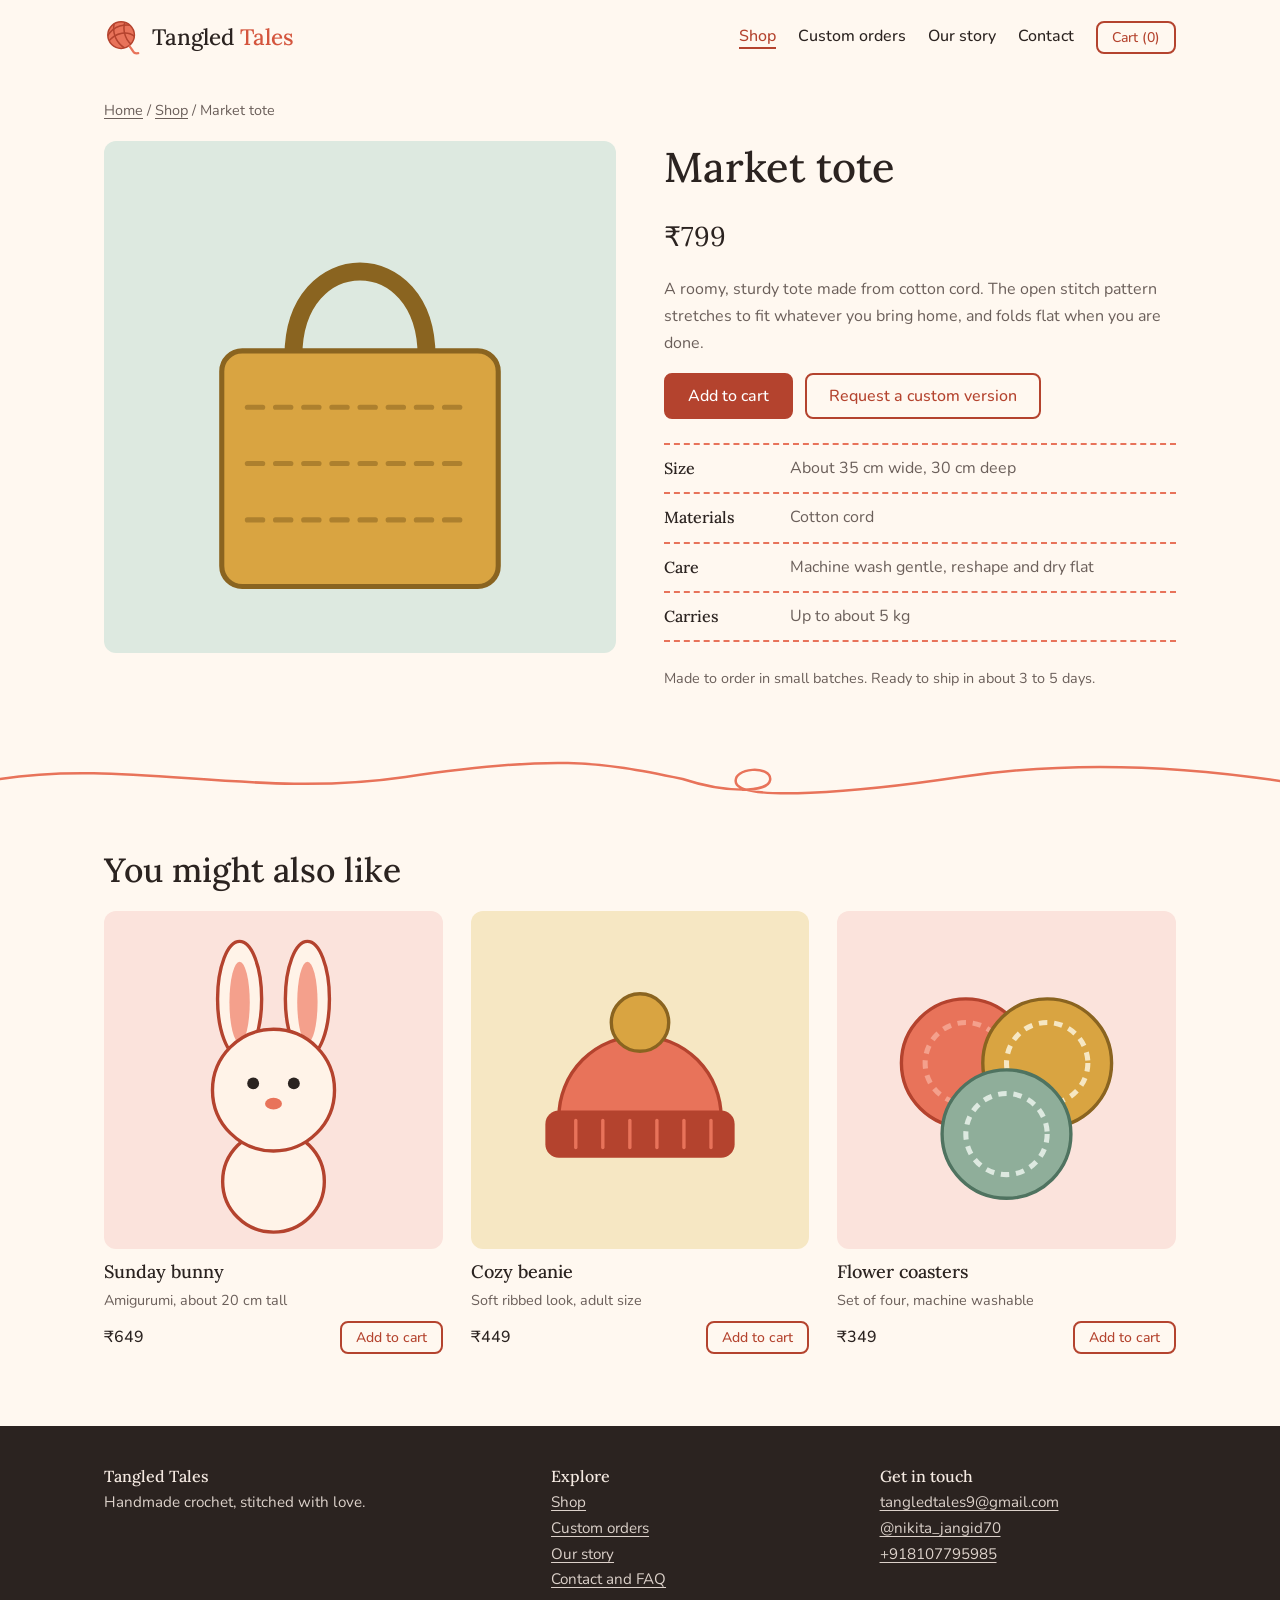
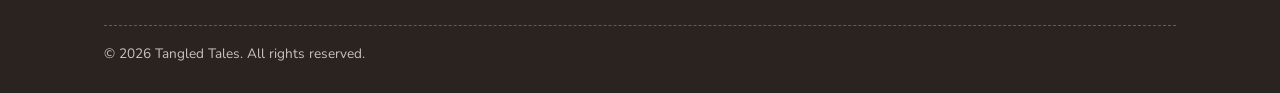
<file: product-market-tote.html>
<!DOCTYPE html>
<html lang="en">
<head>
<meta charset="utf-8">
<meta name="viewport" content="width=device-width, initial-scale=1">
<title>Market tote | Tangled Tales</title>
<meta name="description" content="Market tote: Sturdy cotton, fits a week's shopping. Handmade crochet from Tangled Tales.">
<meta property="og:title" content="Market tote | Tangled Tales">
<meta property="og:description" content="Market tote: Sturdy cotton, fits a week's shopping. Handmade crochet from Tangled Tales.">
<meta property="og:type" content="website">
<link rel="icon" href="images/favicon.svg" type="image/svg+xml">
<link rel="preconnect" href="https://fonts.googleapis.com"><link rel="preconnect" href="https://fonts.gstatic.com" crossorigin><link href="https://fonts.googleapis.com/css2?family=Lora:wght@500&family=Nunito:wght@400;500&display=swap" rel="stylesheet">
<link rel="stylesheet" href="css/style.css">
</head>
<body>
<a class="skip" href="#main">Skip to content</a>
<header><div class="wrap">
<a class="brand" href="index.html" aria-label="Tangled Tales home"><svg width="38" height="38" viewBox="0 0 40 40" aria-hidden="true"><defs><clipPath id="mark"><circle cx="18" cy="18" r="14"/></clipPath></defs><circle cx="18" cy="18" r="14" fill="#E8735A"/><g clip-path="url(#mark)" fill="none" stroke="#B4432E" stroke-width="1.6" stroke-linecap="round"><path d="M3 20 C 10 8, 22 5, 34 9"/><path d="M3 27 C 12 14, 26 13, 34 21"/><path d="M11 5 C 8 16, 13 27, 24 33"/><path d="M22 4 C 19 14, 23 25, 32 30"/></g><circle cx="18" cy="18" r="14" fill="none" stroke="#B4432E" stroke-width="1.6"/><path d="M27 30 C 31 34, 30 38, 36 37" fill="none" stroke="#E8735A" stroke-width="2.4" stroke-linecap="round"/></svg><span>Tangled <b>Tales</b></span></a>
<nav aria-label="Main"><a href="shop.html" aria-current="page">Shop</a><a href="custom-orders.html">Custom orders</a><a href="our-story.html">Our story</a><a href="contact.html">Contact</a><a class="btn btn-2 btn-sm" href="cart.html">Cart (<span data-cart-count>0</span>)</a></nav>
</div></header>
<main id="main">
<div class="wrap" style="padding-top:24px"><div class="crumbs"><a href="index.html">Home</a> / <a href="shop.html">Shop</a> / Market tote</div></div>
<section style="padding-top:8px"><div class="wrap product">
<div class="pimg tint-c"><img src="images/tote.svg" alt="Market tote" width="200" height="200"></div>
<div>
<h1 style="font-size:clamp(1.9rem,4vw,2.6rem)">Market tote</h1>
<p class="price-lg">₹799</p>
<p class="muted">A roomy, sturdy tote made from cotton cord. The open stitch pattern stretches to fit whatever you bring home, and folds flat when you are done.</p>
<div class="buy"><button class="btn" type="button" data-add data-id="market-tote" data-name="Market tote" data-price="799" data-img="tote.svg" data-tint="tint-c">Add to cart</button><a class="btn btn-2" href="custom-orders.html">Request a custom version</a></div>
<dl class="spec"><div><dt>Size</dt><dd>About 35 cm wide, 30 cm deep</dd></div><div><dt>Materials</dt><dd>Cotton cord</dd></div><div><dt>Care</dt><dd>Machine wash gentle, reshape and dry flat</dd></div><div><dt>Carries</dt><dd>Up to about 5 kg</dd></div></dl>
<p class="muted" style="font-size:.9rem">Made to order in small batches. Ready to ship in about 3 to 5 days.</p>
</div></div></section>
<svg class="thread" viewBox="0 0 1200 48" preserveAspectRatio="none" aria-hidden="true"><path d="M0 26 C 120 6, 240 46, 380 24 S 560 8, 640 26 C 680 40, 720 40, 722 27 C 724 12, 686 14, 690 30 C 696 48, 800 40, 900 24 S 1100 12, 1200 28" fill="none" stroke="#E8735A" stroke-width="2.5" stroke-linecap="round" vector-effect="non-scaling-stroke"/></svg>
<section><div class="wrap"><h2>You might also like</h2><div class="grid" style="margin-top:20px"><article class="pcard">
<a class="pimg tint-a" href="product-sunday-bunny.html" aria-label="Sunday bunny"><img src="images/bunny.svg" alt="" width="200" height="200"></a>
<h3><a href="product-sunday-bunny.html">Sunday bunny</a></h3>
<p class="muted" style="margin-bottom:8px;font-size:.9rem">Amigurumi, about 20 cm tall</p>
<div class="row"><span class="price">₹649</span><button class="btn btn-2 btn-sm" type="button" data-add data-id="sunday-bunny" data-name="Sunday bunny" data-price="649" data-img="bunny.svg" data-tint="tint-a">Add to cart</button></div>
</article><article class="pcard">
<a class="pimg tint-b" href="product-cozy-beanie.html" aria-label="Cozy beanie"><img src="images/beanie.svg" alt="" width="200" height="200"></a>
<h3><a href="product-cozy-beanie.html">Cozy beanie</a></h3>
<p class="muted" style="margin-bottom:8px;font-size:.9rem">Soft ribbed look, adult size</p>
<div class="row"><span class="price">₹449</span><button class="btn btn-2 btn-sm" type="button" data-add data-id="cozy-beanie" data-name="Cozy beanie" data-price="449" data-img="beanie.svg" data-tint="tint-b">Add to cart</button></div>
</article><article class="pcard">
<a class="pimg tint-a" href="product-flower-coasters.html" aria-label="Flower coasters"><img src="images/coasters.svg" alt="" width="200" height="200"></a>
<h3><a href="product-flower-coasters.html">Flower coasters</a></h3>
<p class="muted" style="margin-bottom:8px;font-size:.9rem">Set of four, machine washable</p>
<div class="row"><span class="price">₹349</span><button class="btn btn-2 btn-sm" type="button" data-add data-id="flower-coasters" data-name="Flower coasters" data-price="349" data-img="coasters.svg" data-tint="tint-a">Add to cart</button></div>
</article></div></div></section>
</main>
<footer><div class="wrap">
<div><h3>Tangled Tales</h3><p>Handmade crochet, stitched with love.</p></div>
<div><h3>Explore</h3><ul><li><a href="shop.html">Shop</a></li><li><a href="custom-orders.html">Custom orders</a></li><li><a href="our-story.html">Our story</a></li><li><a href="contact.html">Contact and FAQ</a></li></ul></div>
<div><h3>Get in touch</h3><ul><li><a data-bind="email" href="#">hello@yourdomain.com</a></li><li><a data-bind="instagram" href="#">@yourhandle</a></li><li><a data-bind="whatsapp" href="#">WhatsApp</a></li></ul></div>
<div class="legal">© <span data-year>2026</span> Tangled Tales. All rights reserved.</div>
</div></footer>
<script src="js/config.js"></script><script src="js/main.js"></script>
</body>
</html>
</file>
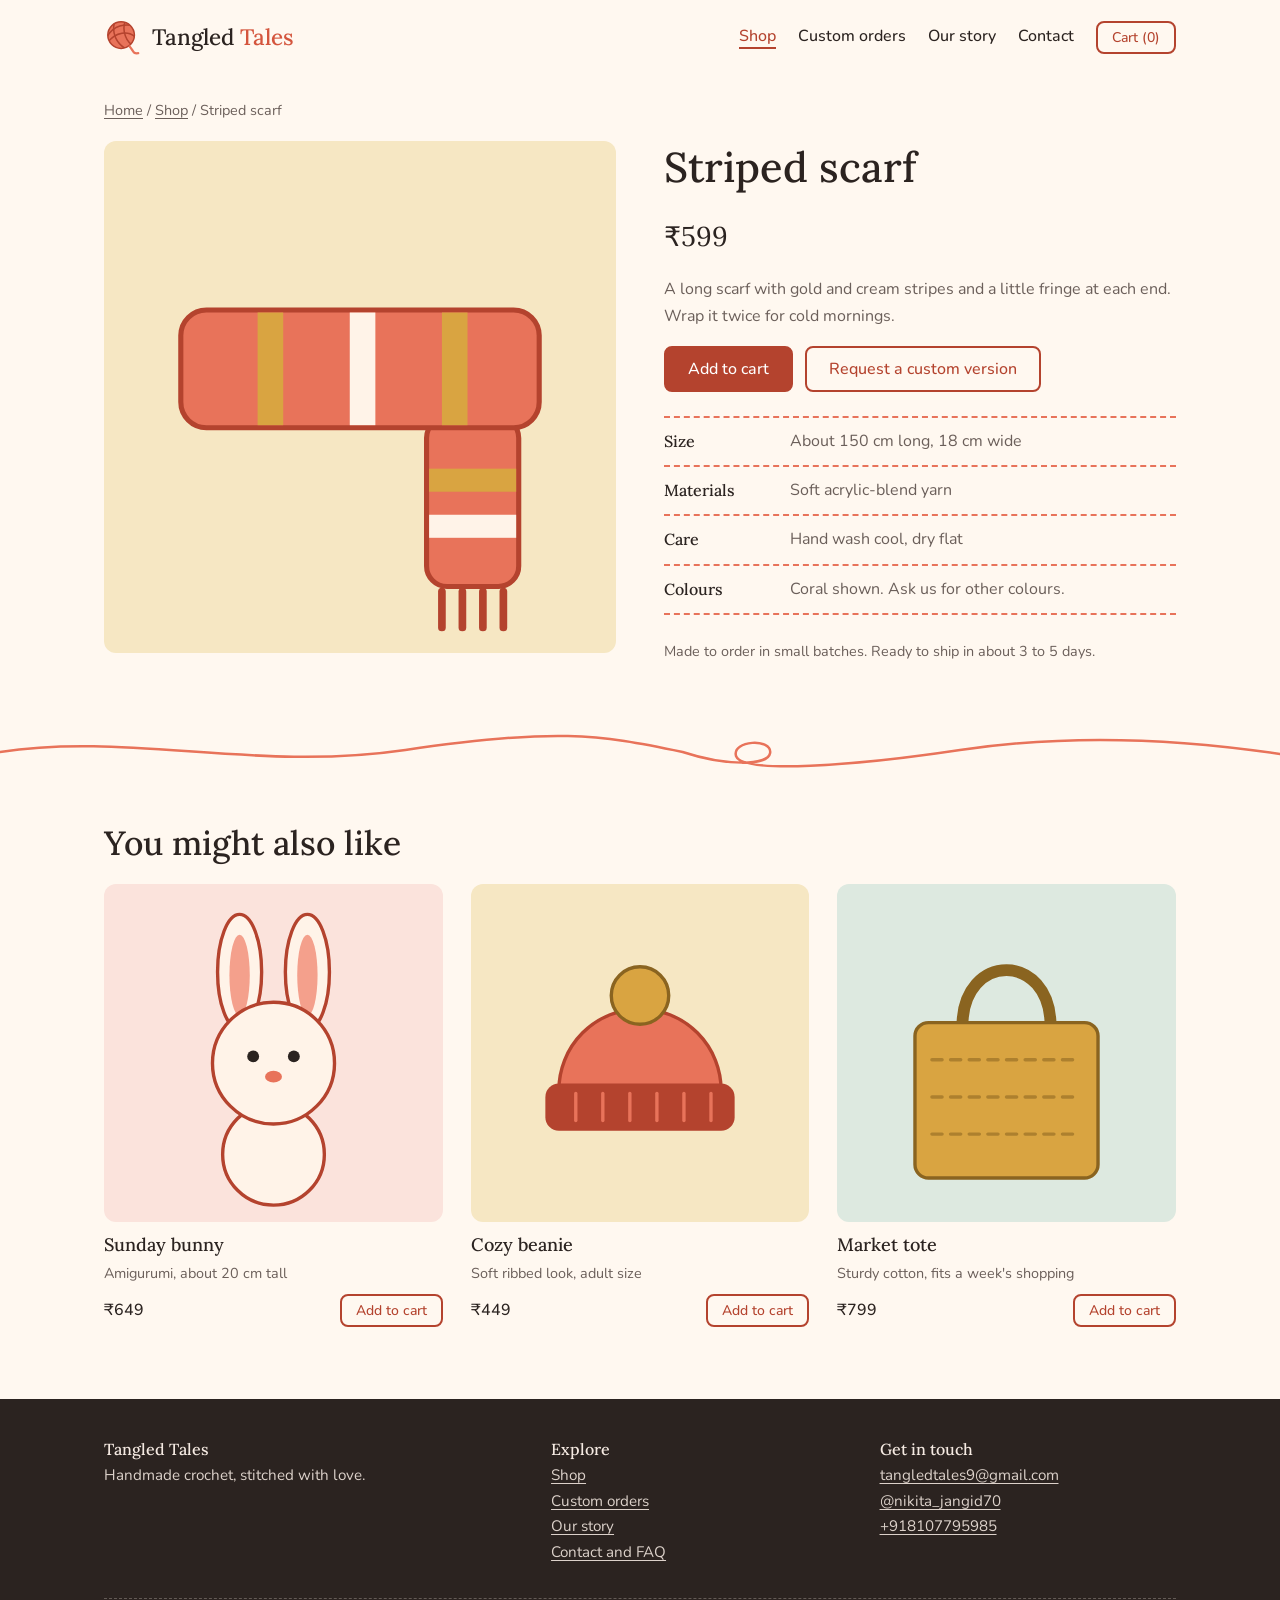
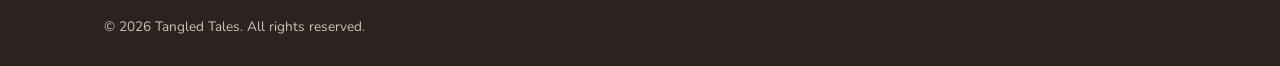
<file: product-striped-scarf.html>
<!DOCTYPE html>
<html lang="en">
<head>
<meta charset="utf-8">
<meta name="viewport" content="width=device-width, initial-scale=1">
<title>Striped scarf | Tangled Tales</title>
<meta name="description" content="Striped scarf: Long, soft and lightly fringed. Handmade crochet from Tangled Tales.">
<meta property="og:title" content="Striped scarf | Tangled Tales">
<meta property="og:description" content="Striped scarf: Long, soft and lightly fringed. Handmade crochet from Tangled Tales.">
<meta property="og:type" content="website">
<link rel="icon" href="images/favicon.svg" type="image/svg+xml">
<link rel="preconnect" href="https://fonts.googleapis.com"><link rel="preconnect" href="https://fonts.gstatic.com" crossorigin><link href="https://fonts.googleapis.com/css2?family=Lora:wght@500&family=Nunito:wght@400;500&display=swap" rel="stylesheet">
<link rel="stylesheet" href="css/style.css">
</head>
<body>
<a class="skip" href="#main">Skip to content</a>
<header><div class="wrap">
<a class="brand" href="index.html" aria-label="Tangled Tales home"><svg width="38" height="38" viewBox="0 0 40 40" aria-hidden="true"><defs><clipPath id="mark"><circle cx="18" cy="18" r="14"/></clipPath></defs><circle cx="18" cy="18" r="14" fill="#E8735A"/><g clip-path="url(#mark)" fill="none" stroke="#B4432E" stroke-width="1.6" stroke-linecap="round"><path d="M3 20 C 10 8, 22 5, 34 9"/><path d="M3 27 C 12 14, 26 13, 34 21"/><path d="M11 5 C 8 16, 13 27, 24 33"/><path d="M22 4 C 19 14, 23 25, 32 30"/></g><circle cx="18" cy="18" r="14" fill="none" stroke="#B4432E" stroke-width="1.6"/><path d="M27 30 C 31 34, 30 38, 36 37" fill="none" stroke="#E8735A" stroke-width="2.4" stroke-linecap="round"/></svg><span>Tangled <b>Tales</b></span></a>
<nav aria-label="Main"><a href="shop.html" aria-current="page">Shop</a><a href="custom-orders.html">Custom orders</a><a href="our-story.html">Our story</a><a href="contact.html">Contact</a><a class="btn btn-2 btn-sm" href="cart.html">Cart (<span data-cart-count>0</span>)</a></nav>
</div></header>
<main id="main">
<div class="wrap" style="padding-top:24px"><div class="crumbs"><a href="index.html">Home</a> / <a href="shop.html">Shop</a> / Striped scarf</div></div>
<section style="padding-top:8px"><div class="wrap product">
<div class="pimg tint-b"><img src="images/scarf.svg" alt="Striped scarf" width="200" height="200"></div>
<div>
<h1 style="font-size:clamp(1.9rem,4vw,2.6rem)">Striped scarf</h1>
<p class="price-lg">₹599</p>
<p class="muted">A long scarf with gold and cream stripes and a little fringe at each end. Wrap it twice for cold mornings.</p>
<div class="buy"><button class="btn" type="button" data-add data-id="striped-scarf" data-name="Striped scarf" data-price="599" data-img="scarf.svg" data-tint="tint-b">Add to cart</button><a class="btn btn-2" href="custom-orders.html">Request a custom version</a></div>
<dl class="spec"><div><dt>Size</dt><dd>About 150 cm long, 18 cm wide</dd></div><div><dt>Materials</dt><dd>Soft acrylic-blend yarn</dd></div><div><dt>Care</dt><dd>Hand wash cool, dry flat</dd></div><div><dt>Colours</dt><dd>Coral shown. Ask us for other colours.</dd></div></dl>
<p class="muted" style="font-size:.9rem">Made to order in small batches. Ready to ship in about 3 to 5 days.</p>
</div></div></section>
<svg class="thread" viewBox="0 0 1200 48" preserveAspectRatio="none" aria-hidden="true"><path d="M0 26 C 120 6, 240 46, 380 24 S 560 8, 640 26 C 680 40, 720 40, 722 27 C 724 12, 686 14, 690 30 C 696 48, 800 40, 900 24 S 1100 12, 1200 28" fill="none" stroke="#E8735A" stroke-width="2.5" stroke-linecap="round" vector-effect="non-scaling-stroke"/></svg>
<section><div class="wrap"><h2>You might also like</h2><div class="grid" style="margin-top:20px"><article class="pcard">
<a class="pimg tint-a" href="product-sunday-bunny.html" aria-label="Sunday bunny"><img src="images/bunny.svg" alt="" width="200" height="200"></a>
<h3><a href="product-sunday-bunny.html">Sunday bunny</a></h3>
<p class="muted" style="margin-bottom:8px;font-size:.9rem">Amigurumi, about 20 cm tall</p>
<div class="row"><span class="price">₹649</span><button class="btn btn-2 btn-sm" type="button" data-add data-id="sunday-bunny" data-name="Sunday bunny" data-price="649" data-img="bunny.svg" data-tint="tint-a">Add to cart</button></div>
</article><article class="pcard">
<a class="pimg tint-b" href="product-cozy-beanie.html" aria-label="Cozy beanie"><img src="images/beanie.svg" alt="" width="200" height="200"></a>
<h3><a href="product-cozy-beanie.html">Cozy beanie</a></h3>
<p class="muted" style="margin-bottom:8px;font-size:.9rem">Soft ribbed look, adult size</p>
<div class="row"><span class="price">₹449</span><button class="btn btn-2 btn-sm" type="button" data-add data-id="cozy-beanie" data-name="Cozy beanie" data-price="449" data-img="beanie.svg" data-tint="tint-b">Add to cart</button></div>
</article><article class="pcard">
<a class="pimg tint-c" href="product-market-tote.html" aria-label="Market tote"><img src="images/tote.svg" alt="" width="200" height="200"></a>
<h3><a href="product-market-tote.html">Market tote</a></h3>
<p class="muted" style="margin-bottom:8px;font-size:.9rem">Sturdy cotton, fits a week's shopping</p>
<div class="row"><span class="price">₹799</span><button class="btn btn-2 btn-sm" type="button" data-add data-id="market-tote" data-name="Market tote" data-price="799" data-img="tote.svg" data-tint="tint-c">Add to cart</button></div>
</article></div></div></section>
</main>
<footer><div class="wrap">
<div><h3>Tangled Tales</h3><p>Handmade crochet, stitched with love.</p></div>
<div><h3>Explore</h3><ul><li><a href="shop.html">Shop</a></li><li><a href="custom-orders.html">Custom orders</a></li><li><a href="our-story.html">Our story</a></li><li><a href="contact.html">Contact and FAQ</a></li></ul></div>
<div><h3>Get in touch</h3><ul><li><a data-bind="email" href="#">hello@yourdomain.com</a></li><li><a data-bind="instagram" href="#">@yourhandle</a></li><li><a data-bind="whatsapp" href="#">WhatsApp</a></li></ul></div>
<div class="legal">© <span data-year>2026</span> Tangled Tales. All rights reserved.</div>
</div></footer>
<script src="js/config.js"></script><script src="js/main.js"></script>
</body>
</html>
</file>
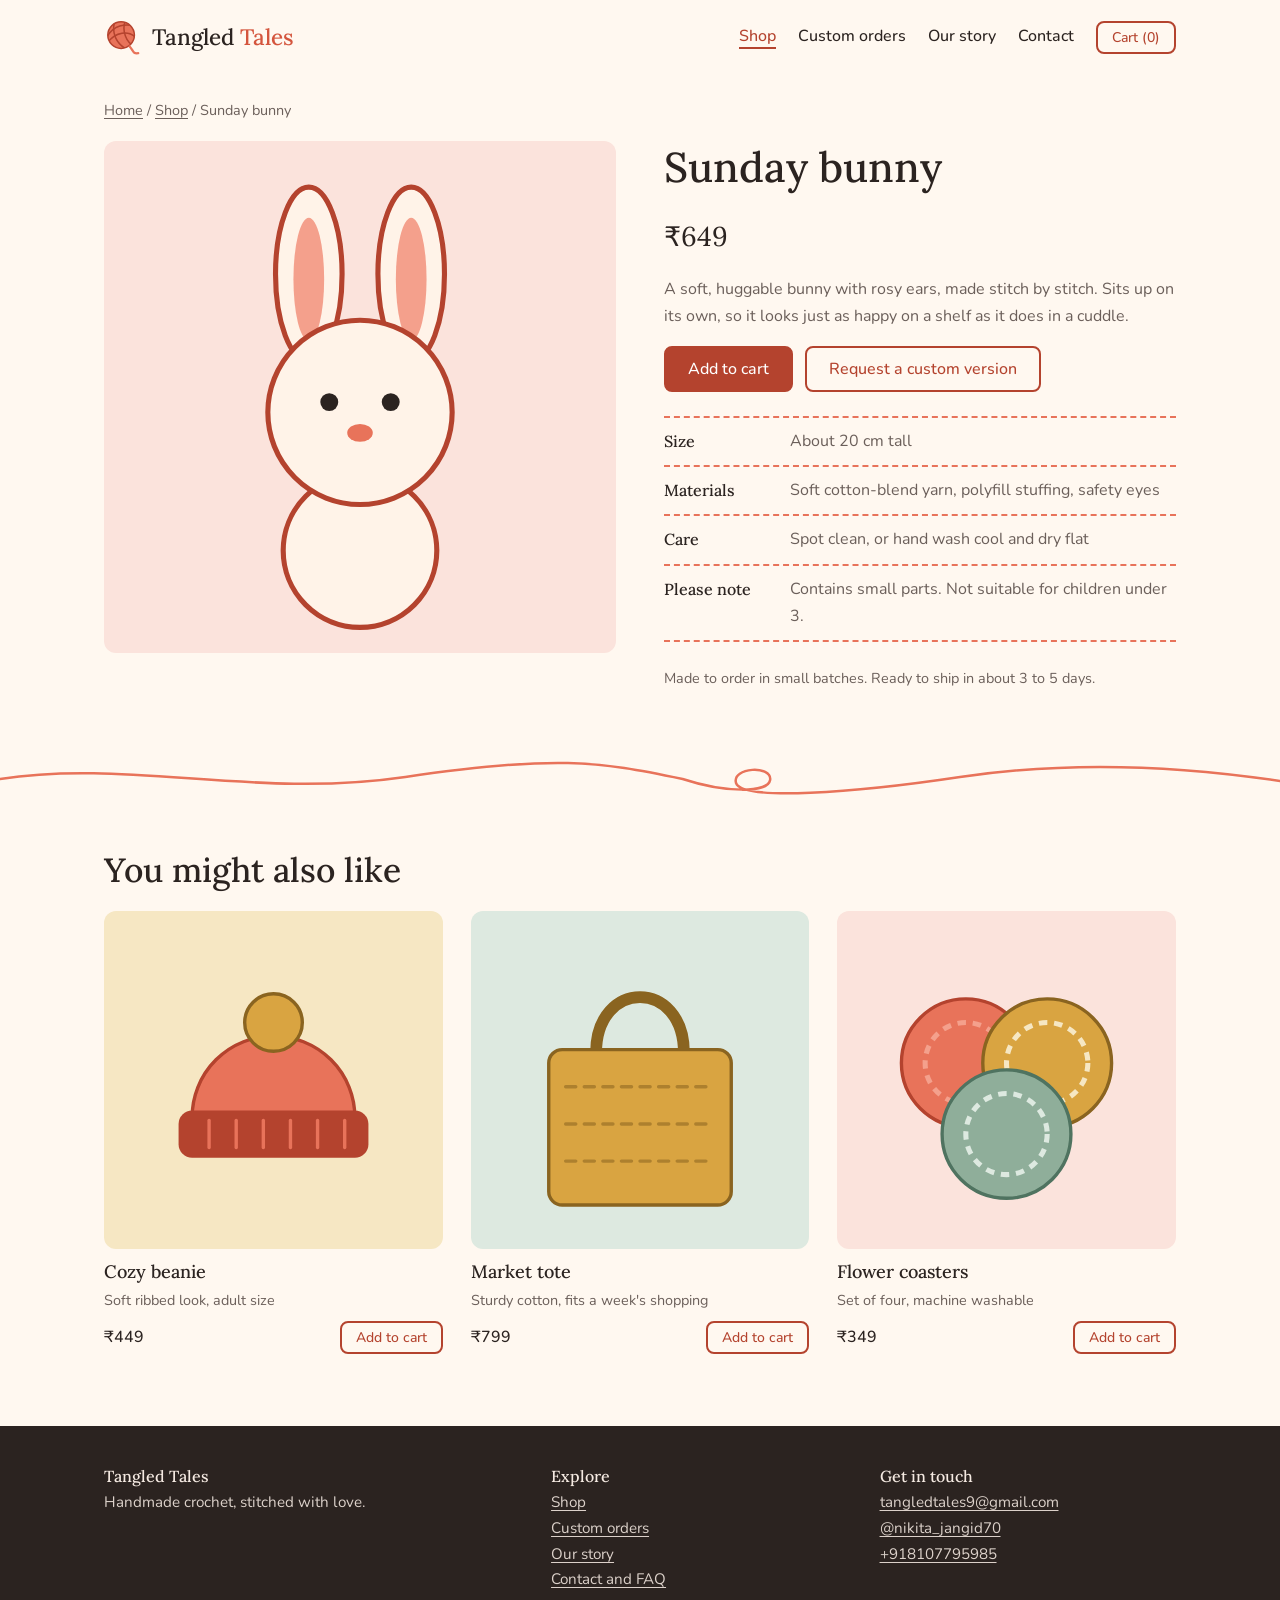
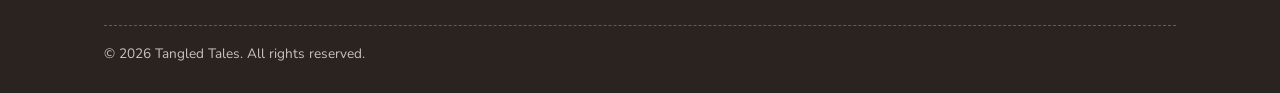
<file: product-sunday-bunny.html>
<!DOCTYPE html>
<html lang="en">
<head>
<meta charset="utf-8">
<meta name="viewport" content="width=device-width, initial-scale=1">
<title>Sunday bunny | Tangled Tales</title>
<meta name="description" content="Sunday bunny: Amigurumi, about 20 cm tall. Handmade crochet from Tangled Tales.">
<meta property="og:title" content="Sunday bunny | Tangled Tales">
<meta property="og:description" content="Sunday bunny: Amigurumi, about 20 cm tall. Handmade crochet from Tangled Tales.">
<meta property="og:type" content="website">
<link rel="icon" href="images/favicon.svg" type="image/svg+xml">
<link rel="preconnect" href="https://fonts.googleapis.com"><link rel="preconnect" href="https://fonts.gstatic.com" crossorigin><link href="https://fonts.googleapis.com/css2?family=Lora:wght@500&family=Nunito:wght@400;500&display=swap" rel="stylesheet">
<link rel="stylesheet" href="css/style.css">
</head>
<body>
<a class="skip" href="#main">Skip to content</a>
<header><div class="wrap">
<a class="brand" href="index.html" aria-label="Tangled Tales home"><svg width="38" height="38" viewBox="0 0 40 40" aria-hidden="true"><defs><clipPath id="mark"><circle cx="18" cy="18" r="14"/></clipPath></defs><circle cx="18" cy="18" r="14" fill="#E8735A"/><g clip-path="url(#mark)" fill="none" stroke="#B4432E" stroke-width="1.6" stroke-linecap="round"><path d="M3 20 C 10 8, 22 5, 34 9"/><path d="M3 27 C 12 14, 26 13, 34 21"/><path d="M11 5 C 8 16, 13 27, 24 33"/><path d="M22 4 C 19 14, 23 25, 32 30"/></g><circle cx="18" cy="18" r="14" fill="none" stroke="#B4432E" stroke-width="1.6"/><path d="M27 30 C 31 34, 30 38, 36 37" fill="none" stroke="#E8735A" stroke-width="2.4" stroke-linecap="round"/></svg><span>Tangled <b>Tales</b></span></a>
<nav aria-label="Main"><a href="shop.html" aria-current="page">Shop</a><a href="custom-orders.html">Custom orders</a><a href="our-story.html">Our story</a><a href="contact.html">Contact</a><a class="btn btn-2 btn-sm" href="cart.html">Cart (<span data-cart-count>0</span>)</a></nav>
</div></header>
<main id="main">
<div class="wrap" style="padding-top:24px"><div class="crumbs"><a href="index.html">Home</a> / <a href="shop.html">Shop</a> / Sunday bunny</div></div>
<section style="padding-top:8px"><div class="wrap product">
<div class="pimg tint-a"><img src="images/bunny.svg" alt="Sunday bunny" width="200" height="200"></div>
<div>
<h1 style="font-size:clamp(1.9rem,4vw,2.6rem)">Sunday bunny</h1>
<p class="price-lg">₹649</p>
<p class="muted">A soft, huggable bunny with rosy ears, made stitch by stitch. Sits up on its own, so it looks just as happy on a shelf as it does in a cuddle.</p>
<div class="buy"><button class="btn" type="button" data-add data-id="sunday-bunny" data-name="Sunday bunny" data-price="649" data-img="bunny.svg" data-tint="tint-a">Add to cart</button><a class="btn btn-2" href="custom-orders.html">Request a custom version</a></div>
<dl class="spec"><div><dt>Size</dt><dd>About 20 cm tall</dd></div><div><dt>Materials</dt><dd>Soft cotton-blend yarn, polyfill stuffing, safety eyes</dd></div><div><dt>Care</dt><dd>Spot clean, or hand wash cool and dry flat</dd></div><div><dt>Please note</dt><dd>Contains small parts. Not suitable for children under 3.</dd></div></dl>
<p class="muted" style="font-size:.9rem">Made to order in small batches. Ready to ship in about 3 to 5 days.</p>
</div></div></section>
<svg class="thread" viewBox="0 0 1200 48" preserveAspectRatio="none" aria-hidden="true"><path d="M0 26 C 120 6, 240 46, 380 24 S 560 8, 640 26 C 680 40, 720 40, 722 27 C 724 12, 686 14, 690 30 C 696 48, 800 40, 900 24 S 1100 12, 1200 28" fill="none" stroke="#E8735A" stroke-width="2.5" stroke-linecap="round" vector-effect="non-scaling-stroke"/></svg>
<section><div class="wrap"><h2>You might also like</h2><div class="grid" style="margin-top:20px"><article class="pcard">
<a class="pimg tint-b" href="product-cozy-beanie.html" aria-label="Cozy beanie"><img src="images/beanie.svg" alt="" width="200" height="200"></a>
<h3><a href="product-cozy-beanie.html">Cozy beanie</a></h3>
<p class="muted" style="margin-bottom:8px;font-size:.9rem">Soft ribbed look, adult size</p>
<div class="row"><span class="price">₹449</span><button class="btn btn-2 btn-sm" type="button" data-add data-id="cozy-beanie" data-name="Cozy beanie" data-price="449" data-img="beanie.svg" data-tint="tint-b">Add to cart</button></div>
</article><article class="pcard">
<a class="pimg tint-c" href="product-market-tote.html" aria-label="Market tote"><img src="images/tote.svg" alt="" width="200" height="200"></a>
<h3><a href="product-market-tote.html">Market tote</a></h3>
<p class="muted" style="margin-bottom:8px;font-size:.9rem">Sturdy cotton, fits a week's shopping</p>
<div class="row"><span class="price">₹799</span><button class="btn btn-2 btn-sm" type="button" data-add data-id="market-tote" data-name="Market tote" data-price="799" data-img="tote.svg" data-tint="tint-c">Add to cart</button></div>
</article><article class="pcard">
<a class="pimg tint-a" href="product-flower-coasters.html" aria-label="Flower coasters"><img src="images/coasters.svg" alt="" width="200" height="200"></a>
<h3><a href="product-flower-coasters.html">Flower coasters</a></h3>
<p class="muted" style="margin-bottom:8px;font-size:.9rem">Set of four, machine washable</p>
<div class="row"><span class="price">₹349</span><button class="btn btn-2 btn-sm" type="button" data-add data-id="flower-coasters" data-name="Flower coasters" data-price="349" data-img="coasters.svg" data-tint="tint-a">Add to cart</button></div>
</article></div></div></section>
</main>
<footer><div class="wrap">
<div><h3>Tangled Tales</h3><p>Handmade crochet, stitched with love.</p></div>
<div><h3>Explore</h3><ul><li><a href="shop.html">Shop</a></li><li><a href="custom-orders.html">Custom orders</a></li><li><a href="our-story.html">Our story</a></li><li><a href="contact.html">Contact and FAQ</a></li></ul></div>
<div><h3>Get in touch</h3><ul><li><a data-bind="email" href="#">hello@yourdomain.com</a></li><li><a data-bind="instagram" href="#">@yourhandle</a></li><li><a data-bind="whatsapp" href="#">WhatsApp</a></li></ul></div>
<div class="legal">© <span data-year>2026</span> Tangled Tales. All rights reserved.</div>
</div></footer>
<script src="js/config.js"></script><script src="js/main.js"></script>
</body>
</html>
</file>
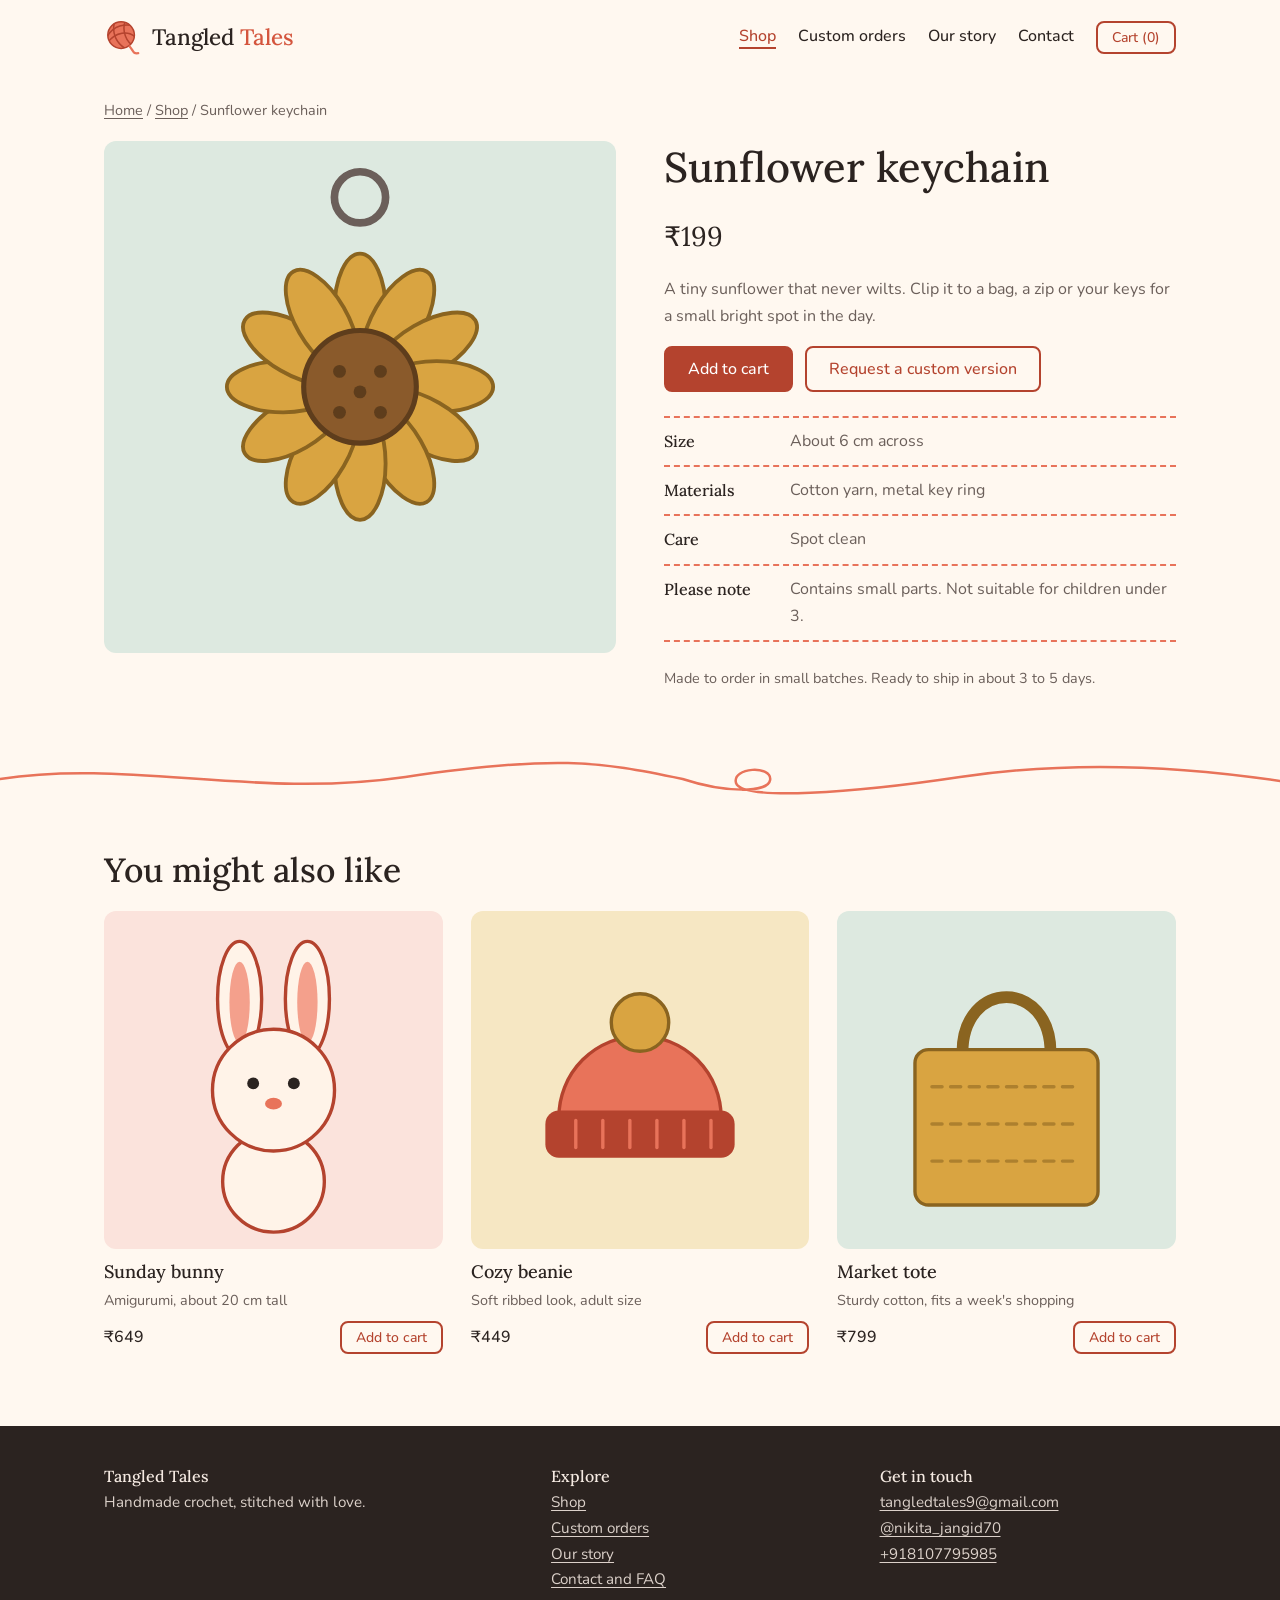
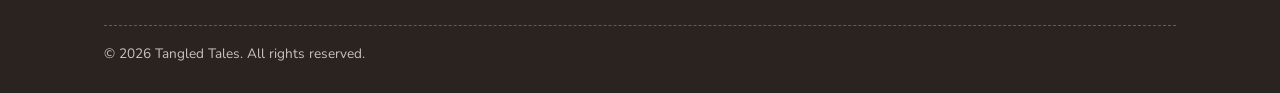
<file: product-sunflower-keychain.html>
<!DOCTYPE html>
<html lang="en">
<head>
<meta charset="utf-8">
<meta name="viewport" content="width=device-width, initial-scale=1">
<title>Sunflower keychain | Tangled Tales</title>
<meta name="description" content="Sunflower keychain: Mini amigurumi, about 6 cm. Handmade crochet from Tangled Tales.">
<meta property="og:title" content="Sunflower keychain | Tangled Tales">
<meta property="og:description" content="Sunflower keychain: Mini amigurumi, about 6 cm. Handmade crochet from Tangled Tales.">
<meta property="og:type" content="website">
<link rel="icon" href="images/favicon.svg" type="image/svg+xml">
<link rel="preconnect" href="https://fonts.googleapis.com"><link rel="preconnect" href="https://fonts.gstatic.com" crossorigin><link href="https://fonts.googleapis.com/css2?family=Lora:wght@500&family=Nunito:wght@400;500&display=swap" rel="stylesheet">
<link rel="stylesheet" href="css/style.css">
</head>
<body>
<a class="skip" href="#main">Skip to content</a>
<header><div class="wrap">
<a class="brand" href="index.html" aria-label="Tangled Tales home"><svg width="38" height="38" viewBox="0 0 40 40" aria-hidden="true"><defs><clipPath id="mark"><circle cx="18" cy="18" r="14"/></clipPath></defs><circle cx="18" cy="18" r="14" fill="#E8735A"/><g clip-path="url(#mark)" fill="none" stroke="#B4432E" stroke-width="1.6" stroke-linecap="round"><path d="M3 20 C 10 8, 22 5, 34 9"/><path d="M3 27 C 12 14, 26 13, 34 21"/><path d="M11 5 C 8 16, 13 27, 24 33"/><path d="M22 4 C 19 14, 23 25, 32 30"/></g><circle cx="18" cy="18" r="14" fill="none" stroke="#B4432E" stroke-width="1.6"/><path d="M27 30 C 31 34, 30 38, 36 37" fill="none" stroke="#E8735A" stroke-width="2.4" stroke-linecap="round"/></svg><span>Tangled <b>Tales</b></span></a>
<nav aria-label="Main"><a href="shop.html" aria-current="page">Shop</a><a href="custom-orders.html">Custom orders</a><a href="our-story.html">Our story</a><a href="contact.html">Contact</a><a class="btn btn-2 btn-sm" href="cart.html">Cart (<span data-cart-count>0</span>)</a></nav>
</div></header>
<main id="main">
<div class="wrap" style="padding-top:24px"><div class="crumbs"><a href="index.html">Home</a> / <a href="shop.html">Shop</a> / Sunflower keychain</div></div>
<section style="padding-top:8px"><div class="wrap product">
<div class="pimg tint-c"><img src="images/keychain.svg" alt="Sunflower keychain" width="200" height="200"></div>
<div>
<h1 style="font-size:clamp(1.9rem,4vw,2.6rem)">Sunflower keychain</h1>
<p class="price-lg">₹199</p>
<p class="muted">A tiny sunflower that never wilts. Clip it to a bag, a zip or your keys for a small bright spot in the day.</p>
<div class="buy"><button class="btn" type="button" data-add data-id="sunflower-keychain" data-name="Sunflower keychain" data-price="199" data-img="keychain.svg" data-tint="tint-c">Add to cart</button><a class="btn btn-2" href="custom-orders.html">Request a custom version</a></div>
<dl class="spec"><div><dt>Size</dt><dd>About 6 cm across</dd></div><div><dt>Materials</dt><dd>Cotton yarn, metal key ring</dd></div><div><dt>Care</dt><dd>Spot clean</dd></div><div><dt>Please note</dt><dd>Contains small parts. Not suitable for children under 3.</dd></div></dl>
<p class="muted" style="font-size:.9rem">Made to order in small batches. Ready to ship in about 3 to 5 days.</p>
</div></div></section>
<svg class="thread" viewBox="0 0 1200 48" preserveAspectRatio="none" aria-hidden="true"><path d="M0 26 C 120 6, 240 46, 380 24 S 560 8, 640 26 C 680 40, 720 40, 722 27 C 724 12, 686 14, 690 30 C 696 48, 800 40, 900 24 S 1100 12, 1200 28" fill="none" stroke="#E8735A" stroke-width="2.5" stroke-linecap="round" vector-effect="non-scaling-stroke"/></svg>
<section><div class="wrap"><h2>You might also like</h2><div class="grid" style="margin-top:20px"><article class="pcard">
<a class="pimg tint-a" href="product-sunday-bunny.html" aria-label="Sunday bunny"><img src="images/bunny.svg" alt="" width="200" height="200"></a>
<h3><a href="product-sunday-bunny.html">Sunday bunny</a></h3>
<p class="muted" style="margin-bottom:8px;font-size:.9rem">Amigurumi, about 20 cm tall</p>
<div class="row"><span class="price">₹649</span><button class="btn btn-2 btn-sm" type="button" data-add data-id="sunday-bunny" data-name="Sunday bunny" data-price="649" data-img="bunny.svg" data-tint="tint-a">Add to cart</button></div>
</article><article class="pcard">
<a class="pimg tint-b" href="product-cozy-beanie.html" aria-label="Cozy beanie"><img src="images/beanie.svg" alt="" width="200" height="200"></a>
<h3><a href="product-cozy-beanie.html">Cozy beanie</a></h3>
<p class="muted" style="margin-bottom:8px;font-size:.9rem">Soft ribbed look, adult size</p>
<div class="row"><span class="price">₹449</span><button class="btn btn-2 btn-sm" type="button" data-add data-id="cozy-beanie" data-name="Cozy beanie" data-price="449" data-img="beanie.svg" data-tint="tint-b">Add to cart</button></div>
</article><article class="pcard">
<a class="pimg tint-c" href="product-market-tote.html" aria-label="Market tote"><img src="images/tote.svg" alt="" width="200" height="200"></a>
<h3><a href="product-market-tote.html">Market tote</a></h3>
<p class="muted" style="margin-bottom:8px;font-size:.9rem">Sturdy cotton, fits a week's shopping</p>
<div class="row"><span class="price">₹799</span><button class="btn btn-2 btn-sm" type="button" data-add data-id="market-tote" data-name="Market tote" data-price="799" data-img="tote.svg" data-tint="tint-c">Add to cart</button></div>
</article></div></div></section>
</main>
<footer><div class="wrap">
<div><h3>Tangled Tales</h3><p>Handmade crochet, stitched with love.</p></div>
<div><h3>Explore</h3><ul><li><a href="shop.html">Shop</a></li><li><a href="custom-orders.html">Custom orders</a></li><li><a href="our-story.html">Our story</a></li><li><a href="contact.html">Contact and FAQ</a></li></ul></div>
<div><h3>Get in touch</h3><ul><li><a data-bind="email" href="#">hello@yourdomain.com</a></li><li><a data-bind="instagram" href="#">@yourhandle</a></li><li><a data-bind="whatsapp" href="#">WhatsApp</a></li></ul></div>
<div class="legal">© <span data-year>2026</span> Tangled Tales. All rights reserved.</div>
</div></footer>
<script src="js/config.js"></script><script src="js/main.js"></script>
</body>
</html>
</file>
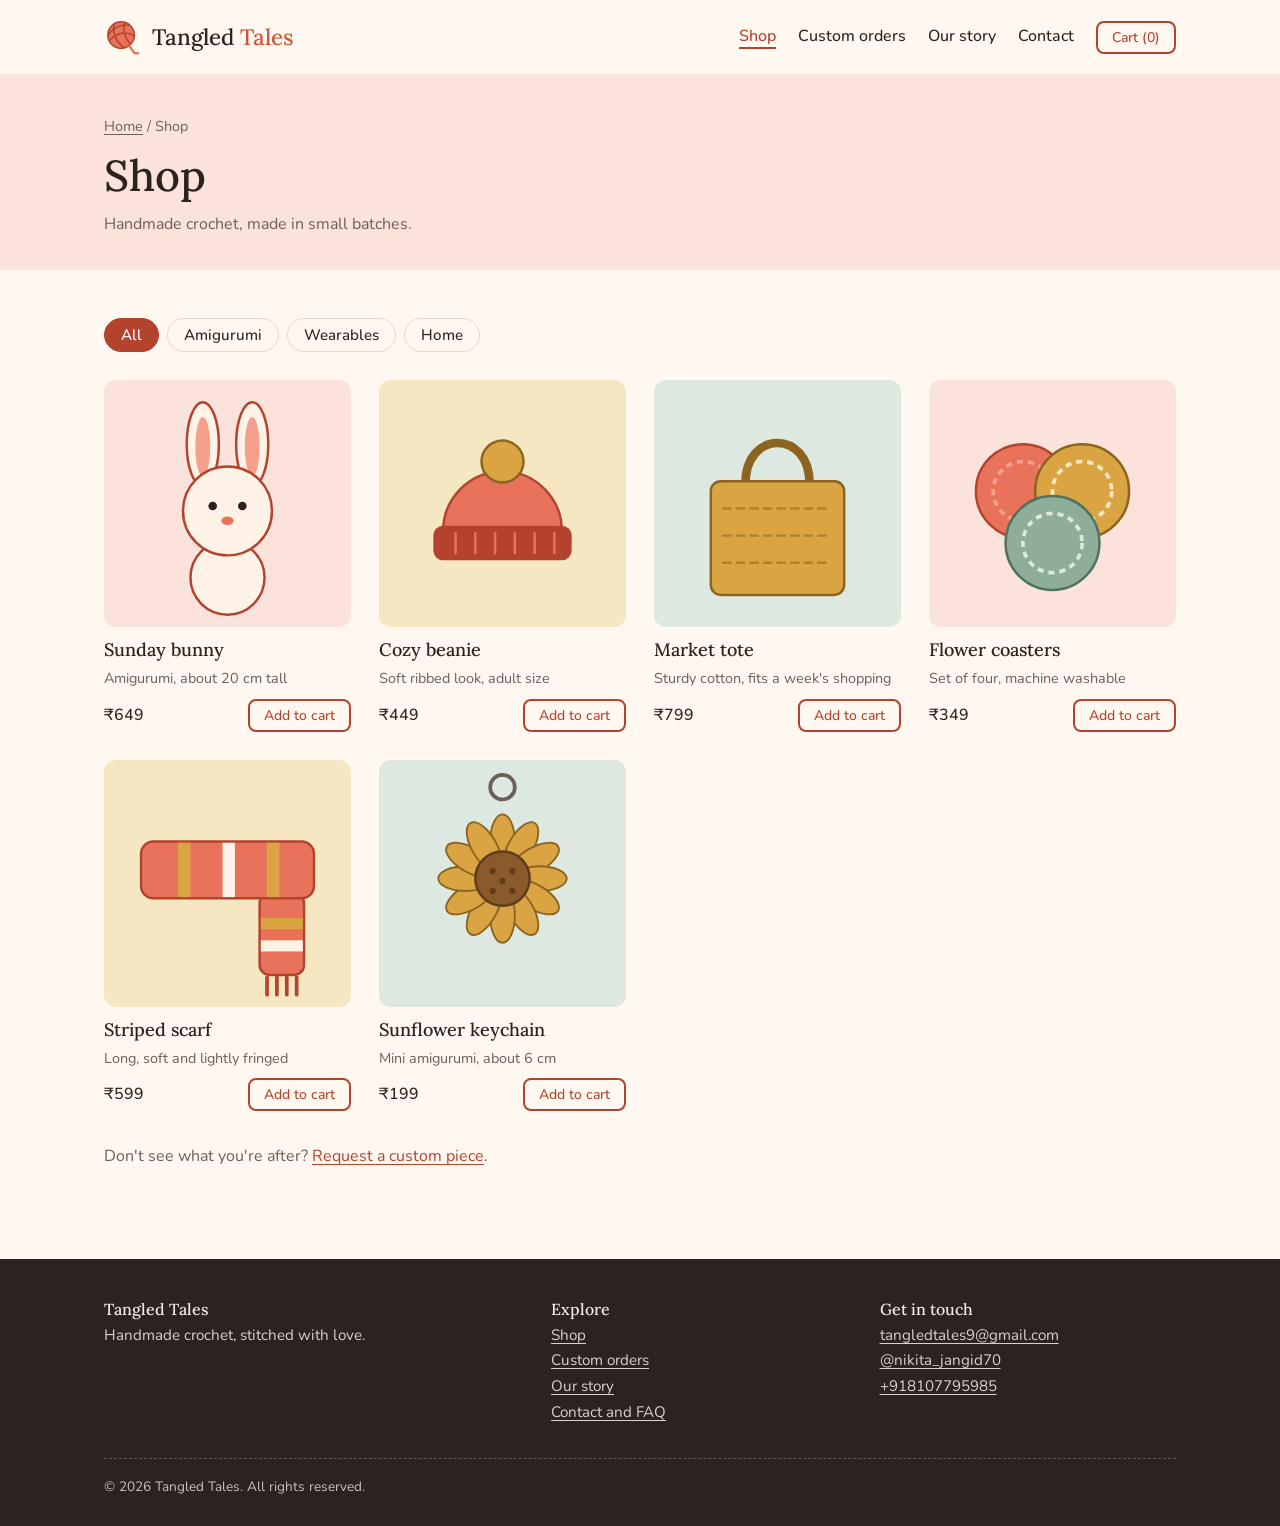
<file: shop.html>
<!DOCTYPE html>
<html lang="en">
<head>
<meta charset="utf-8">
<meta name="viewport" content="width=device-width, initial-scale=1">
<title>Shop | Tangled Tales</title>
<meta name="description" content="Browse handmade crochet amigurumi, wearables and home pieces from Tangled Tales.">
<meta property="og:title" content="Shop | Tangled Tales">
<meta property="og:description" content="Browse handmade crochet amigurumi, wearables and home pieces from Tangled Tales.">
<meta property="og:type" content="website">
<link rel="icon" href="images/favicon.svg" type="image/svg+xml">
<link rel="preconnect" href="https://fonts.googleapis.com"><link rel="preconnect" href="https://fonts.gstatic.com" crossorigin><link href="https://fonts.googleapis.com/css2?family=Lora:wght@500&family=Nunito:wght@400;500&display=swap" rel="stylesheet">
<link rel="stylesheet" href="css/style.css">
</head>
<body>
<a class="skip" href="#main">Skip to content</a>
<header><div class="wrap">
<a class="brand" href="index.html" aria-label="Tangled Tales home"><svg width="38" height="38" viewBox="0 0 40 40" aria-hidden="true"><defs><clipPath id="mark"><circle cx="18" cy="18" r="14"/></clipPath></defs><circle cx="18" cy="18" r="14" fill="#E8735A"/><g clip-path="url(#mark)" fill="none" stroke="#B4432E" stroke-width="1.6" stroke-linecap="round"><path d="M3 20 C 10 8, 22 5, 34 9"/><path d="M3 27 C 12 14, 26 13, 34 21"/><path d="M11 5 C 8 16, 13 27, 24 33"/><path d="M22 4 C 19 14, 23 25, 32 30"/></g><circle cx="18" cy="18" r="14" fill="none" stroke="#B4432E" stroke-width="1.6"/><path d="M27 30 C 31 34, 30 38, 36 37" fill="none" stroke="#E8735A" stroke-width="2.4" stroke-linecap="round"/></svg><span>Tangled <b>Tales</b></span></a>
<nav aria-label="Main"><a href="shop.html" aria-current="page">Shop</a><a href="custom-orders.html">Custom orders</a><a href="our-story.html">Our story</a><a href="contact.html">Contact</a><a class="btn btn-2 btn-sm" href="cart.html">Cart (<span data-cart-count>0</span>)</a></nav>
</div></header>
<main id="main">
<div class="page-head"><div class="wrap"><div class="crumbs"><a href="index.html">Home</a> / Shop</div><h1>Shop</h1><p>Handmade crochet, made in small batches.</p></div></div>
<section><div class="wrap">
<div class="filters" role="group" aria-label="Filter by category"><button class="chip" type="button" data-filter="all" aria-pressed="true">All</button><button class="chip" type="button" data-filter="amigurumi" aria-pressed="false">Amigurumi</button><button class="chip" type="button" data-filter="wearables" aria-pressed="false">Wearables</button><button class="chip" type="button" data-filter="home" aria-pressed="false">Home</button></div>
<div class="grid"><article class="pcard" data-cat="amigurumi">
<a class="pimg tint-a" href="product-sunday-bunny.html" aria-label="Sunday bunny"><img src="images/bunny.svg" alt="" width="200" height="200"></a>
<h3><a href="product-sunday-bunny.html">Sunday bunny</a></h3>
<p class="muted" style="margin-bottom:8px;font-size:.9rem">Amigurumi, about 20 cm tall</p>
<div class="row"><span class="price">₹649</span><button class="btn btn-2 btn-sm" type="button" data-add data-id="sunday-bunny" data-name="Sunday bunny" data-price="649" data-img="bunny.svg" data-tint="tint-a">Add to cart</button></div>
</article><article class="pcard" data-cat="wearables">
<a class="pimg tint-b" href="product-cozy-beanie.html" aria-label="Cozy beanie"><img src="images/beanie.svg" alt="" width="200" height="200"></a>
<h3><a href="product-cozy-beanie.html">Cozy beanie</a></h3>
<p class="muted" style="margin-bottom:8px;font-size:.9rem">Soft ribbed look, adult size</p>
<div class="row"><span class="price">₹449</span><button class="btn btn-2 btn-sm" type="button" data-add data-id="cozy-beanie" data-name="Cozy beanie" data-price="449" data-img="beanie.svg" data-tint="tint-b">Add to cart</button></div>
</article><article class="pcard" data-cat="home">
<a class="pimg tint-c" href="product-market-tote.html" aria-label="Market tote"><img src="images/tote.svg" alt="" width="200" height="200"></a>
<h3><a href="product-market-tote.html">Market tote</a></h3>
<p class="muted" style="margin-bottom:8px;font-size:.9rem">Sturdy cotton, fits a week's shopping</p>
<div class="row"><span class="price">₹799</span><button class="btn btn-2 btn-sm" type="button" data-add data-id="market-tote" data-name="Market tote" data-price="799" data-img="tote.svg" data-tint="tint-c">Add to cart</button></div>
</article><article class="pcard" data-cat="home">
<a class="pimg tint-a" href="product-flower-coasters.html" aria-label="Flower coasters"><img src="images/coasters.svg" alt="" width="200" height="200"></a>
<h3><a href="product-flower-coasters.html">Flower coasters</a></h3>
<p class="muted" style="margin-bottom:8px;font-size:.9rem">Set of four, machine washable</p>
<div class="row"><span class="price">₹349</span><button class="btn btn-2 btn-sm" type="button" data-add data-id="flower-coasters" data-name="Flower coasters" data-price="349" data-img="coasters.svg" data-tint="tint-a">Add to cart</button></div>
</article><article class="pcard" data-cat="wearables">
<a class="pimg tint-b" href="product-striped-scarf.html" aria-label="Striped scarf"><img src="images/scarf.svg" alt="" width="200" height="200"></a>
<h3><a href="product-striped-scarf.html">Striped scarf</a></h3>
<p class="muted" style="margin-bottom:8px;font-size:.9rem">Long, soft and lightly fringed</p>
<div class="row"><span class="price">₹599</span><button class="btn btn-2 btn-sm" type="button" data-add data-id="striped-scarf" data-name="Striped scarf" data-price="599" data-img="scarf.svg" data-tint="tint-b">Add to cart</button></div>
</article><article class="pcard" data-cat="amigurumi">
<a class="pimg tint-c" href="product-sunflower-keychain.html" aria-label="Sunflower keychain"><img src="images/keychain.svg" alt="" width="200" height="200"></a>
<h3><a href="product-sunflower-keychain.html">Sunflower keychain</a></h3>
<p class="muted" style="margin-bottom:8px;font-size:.9rem">Mini amigurumi, about 6 cm</p>
<div class="row"><span class="price">₹199</span><button class="btn btn-2 btn-sm" type="button" data-add data-id="sunflower-keychain" data-name="Sunflower keychain" data-price="199" data-img="keychain.svg" data-tint="tint-c">Add to cart</button></div>
</article></div>
<p class="muted" style="margin-top:32px">Don't see what you're after? <a href="custom-orders.html">Request a custom piece</a>.</p>
</div></section>
</main>
<footer><div class="wrap">
<div><h3>Tangled Tales</h3><p>Handmade crochet, stitched with love.</p></div>
<div><h3>Explore</h3><ul><li><a href="shop.html">Shop</a></li><li><a href="custom-orders.html">Custom orders</a></li><li><a href="our-story.html">Our story</a></li><li><a href="contact.html">Contact and FAQ</a></li></ul></div>
<div><h3>Get in touch</h3><ul><li><a data-bind="email" href="#">hello@yourdomain.com</a></li><li><a data-bind="instagram" href="#">@yourhandle</a></li><li><a data-bind="whatsapp" href="#">WhatsApp</a></li></ul></div>
<div class="legal">© <span data-year>2026</span> Tangled Tales. All rights reserved.</div>
</div></footer>
<script src="js/config.js"></script><script src="js/main.js"></script>
</body>
</html>
</file>
<file: css/style.css>
/* Tangled Tales - site styles
   Fonts (Lora + Nunito) are loaded from Google Fonts in each page's <head>. */

:root {
  --coral: #E8735A;
  --coral-deep: #B4432E;
  --coral-text: #D4553D;
  --gold: #D9A441;
  --sage: #8FAE9A;
  --bg: #FFF8F0;
  --bg-alt: #FBE3DC;
  --surface: #FFFFFF;
  --text: #2B2320;
  --muted: #6B5F5A;
  --line: #E9D5CB;
  --tint-a: #FBE3DC;
  --tint-b: #F6E7C3;
  --tint-c: #DDE9E0;
  --footer-bg: #2B2320;
  --footer-text: #F5EAE2;
  --font-heading: "Lora", Georgia, "Times New Roman", serif;
  --font-body: "Nunito", system-ui, -apple-system, "Segoe UI", sans-serif;
}

@media (prefers-color-scheme: dark) {
  :root {
    --bg: #1F1917;
    --bg-alt: #2E2320;
    --surface: #2A2220;
    --text: #F5EAE2;
    --muted: #C2B5AE;
    --line: #4A3B36;
    --coral-text: #F0866E;
    --tint-a: #3A2A26;
    --tint-b: #38301F;
    --tint-c: #26312B;
    --footer-bg: #140F0E;
  }
}

*, *::before, *::after { box-sizing: border-box; }

body {
  margin: 0;
  background: var(--bg);
  color: var(--text);
  font-family: var(--font-body);
  font-size: 16px;
  line-height: 1.7;
}

h1, h2, h3 {
  font-family: var(--font-heading);
  font-weight: 500;
  line-height: 1.25;
  margin: 0 0 0.5em;
  color: var(--text);
  text-wrap: balance;
}
h1 { font-size: clamp(2.1rem, 5vw, 3.3rem); }
h2 { font-size: clamp(1.5rem, 3vw, 2.1rem); }
h3 { font-size: 1.125rem; margin-bottom: 0.25em; }

p { margin: 0 0 1em; max-width: 62ch; }
a { color: var(--coral-deep); text-underline-offset: 3px; }
:focus-visible { outline: 3px solid var(--gold); outline-offset: 2px; }
img { max-width: 100%; }
.muted { color: var(--muted); }
.wrap { max-width: 1120px; margin: 0 auto; padding: 0 24px; }
section { padding: 48px 0; }

.skip { position: absolute; left: -9999px; top: 8px; z-index: 20; background: var(--bg); color: var(--text); padding: 8px 14px; border-radius: 8px; }
.skip:focus { left: 12px; }

/* Buttons */
.btn {
  display: inline-block;
  padding: 10px 22px;
  border: 2px solid var(--coral-deep);
  border-radius: 8px;
  background: var(--coral-deep);
  color: #fff;
  font: 500 1rem var(--font-body);
  text-decoration: none;
  cursor: pointer;
}
.btn:hover { filter: brightness(0.92); }
.btn-2 { background: transparent; color: var(--coral-deep); }
.btn-sm { padding: 5px 14px; font-size: 0.875rem; }
.badge { display: inline-block; padding: 2px 10px; border-radius: 999px; background: var(--gold); color: #2B2320; font-size: 0.75rem; font-weight: 500; }

/* Header */
header .wrap { display: flex; align-items: center; justify-content: space-between; gap: 16px; flex-wrap: wrap; padding-top: 18px; padding-bottom: 18px; }
.brand { display: flex; align-items: center; gap: 10px; text-decoration: none; font-family: var(--font-heading); font-weight: 500; font-size: 1.4rem; color: var(--text); }
.brand b { font-weight: 500; color: var(--coral-text); }
nav { display: flex; gap: 22px; flex-wrap: wrap; align-items: center; }
nav a { color: var(--text); text-decoration: none; font-weight: 500; }
nav a:hover { color: var(--coral-deep); text-decoration: underline; }
nav a[aria-current="page"] { color: var(--coral-deep); text-decoration: underline; text-decoration-thickness: 2px; text-underline-offset: 6px; }
nav a.btn { color: var(--coral-deep); }
nav a.btn:hover, nav a.btn[aria-current="page"] { text-decoration: none; }
nav a.btn[aria-current="page"] { background: var(--coral-deep); color: #fff; }

/* Hero */
.hero { display: grid; grid-template-columns: 1.1fr 0.9fr; gap: 40px; align-items: center; padding-top: 40px; padding-bottom: 16px; }
.hero h1 { max-width: 16ch; }
.hero .actions { display: flex; gap: 12px; flex-wrap: wrap; margin: 24px 0 16px; }
.hero svg { width: 100%; height: auto; display: block; }
.tail { stroke-dasharray: 1; stroke-dashoffset: 0; animation: draw 1.8s ease-out 0.3s backwards; }
@keyframes draw { from { stroke-dashoffset: 1; } to { stroke-dashoffset: 0; } }
.thread { display: block; width: 100%; height: 48px; }

/* Inner page heading band */
.page-head { background: var(--bg-alt); padding: 40px 0 32px; }
.page-head h1 { font-size: clamp(1.9rem, 4vw, 2.7rem); margin-bottom: 0.2em; }
.page-head p { margin: 0; color: var(--muted); }
.crumbs { font-size: 0.9rem; color: var(--muted); margin-bottom: 10px; }
.crumbs a { color: var(--muted); }

/* Product grid and cards */
.head { display: flex; justify-content: space-between; align-items: end; gap: 16px; flex-wrap: wrap; margin-bottom: 24px; }
.head p { margin: 0; }
.grid { display: grid; grid-template-columns: repeat(auto-fit, minmax(230px, 1fr)); gap: 28px; }
.pcard { display: flex; flex-direction: column; }
.pcard[hidden] { display: none; }
.pimg { border-radius: 12px; aspect-ratio: 1 / 1; overflow: hidden; margin-bottom: 12px; display: block; }
.pimg img { width: 100%; height: 100%; display: block; object-fit: cover; }
.tint-a { background: var(--tint-a); }
.tint-b { background: var(--tint-b); }
.tint-c { background: var(--tint-c); }
.pcard h3 a { color: var(--text); text-decoration: none; }
.pcard h3 a:hover { color: var(--coral-deep); text-decoration: underline; }
.row { margin-top: auto; display: flex; justify-content: space-between; align-items: center; gap: 8px; }
.price { font-weight: 500; }

.filters { display: flex; gap: 8px; flex-wrap: wrap; margin-bottom: 28px; }
.chip { border: 1.5px solid var(--line); background: transparent; color: var(--text); padding: 6px 16px; border-radius: 999px; font: 500 0.95rem var(--font-body); cursor: pointer; }
.chip:hover { border-color: var(--coral); }
.chip[aria-pressed="true"] { background: var(--coral-deep); border-color: var(--coral-deep); color: #fff; }

/* Product page */
.product { display: grid; grid-template-columns: 1fr 1fr; gap: 48px; align-items: start; }
.product .pimg { margin: 0; }
.price-lg { font-family: var(--font-heading); font-size: 1.7rem; margin: 0 0 16px; }
.spec { margin: 24px 0; }
.spec div { display: grid; grid-template-columns: 110px 1fr; gap: 16px; padding: 10px 0; border-top: 2px dashed var(--coral); }
.spec div:last-child { border-bottom: 2px dashed var(--coral); }
.spec dt { font-family: var(--font-heading); font-weight: 500; }
.spec dd { margin: 0; color: var(--muted); }
.buy { display: flex; gap: 12px; flex-wrap: wrap; align-items: center; }

/* Bands and columns */
.band { background: var(--bg-alt); }
.two { display: grid; grid-template-columns: 1fr 1fr; gap: 40px; align-items: center; }
.two.top { align-items: start; }
dl { margin: 0; }
.dashed-list div { padding: 12px 0; border-top: 2px dashed var(--coral); }
.dashed-list div:last-child { border-bottom: 2px dashed var(--coral); }
.dashed-list dt { font-family: var(--font-heading); font-weight: 500; font-size: 1.1rem; }
.dashed-list dd { margin: 0; color: var(--muted); }
.promises { display: grid; grid-template-columns: repeat(auto-fit, minmax(220px, 1fr)); gap: 28px; }
.promises div { border-top: 2px dashed var(--coral); padding-top: 14px; }
.promises p { margin: 0; color: var(--muted); }
ol.steps { margin: 0; padding-left: 1.3em; }
ol.steps li { padding: 4px 0 12px 6px; }
ol.steps li::marker { font-family: var(--font-heading); color: var(--coral-deep); font-weight: 500; }
ol.steps strong { font-family: var(--font-heading); font-weight: 500; display: block; }
.art { background: var(--tint-a); border-radius: 12px; padding: 24px; }
.art svg, .art img { width: 100%; height: auto; display: block; }

/* Forms */
.field { margin-bottom: 16px; }
label { display: block; font-weight: 500; margin-bottom: 4px; }
input, textarea, select {
  width: 100%;
  padding: 10px 14px;
  border: 1px solid var(--line);
  border-radius: 8px;
  background: var(--surface);
  color: var(--text);
  font: 400 1rem var(--font-body);
}
textarea { min-height: 120px; resize: vertical; }
.hint { font-size: 0.875rem; color: var(--muted); margin: 4px 0 0; }
.err { color: var(--coral-deep); font-size: 0.875rem; margin: 4px 0 0; }
.err[hidden] { display: none; }
.form-actions { display: flex; gap: 12px; flex-wrap: wrap; margin-top: 8px; }
.signup { display: flex; gap: 10px; flex-wrap: wrap; margin-top: 8px; }
.signup input { flex: 1 1 240px; width: auto; }

/* FAQ */
details.faq { border-top: 2px dashed var(--coral); padding: 14px 0; }
details.faq:last-of-type { border-bottom: 2px dashed var(--coral); }
details.faq summary { cursor: pointer; font-family: var(--font-heading); font-weight: 500; font-size: 1.05rem; }
details.faq p { margin: 10px 0 0; color: var(--muted); }

/* Cart */
.cart-item { display: grid; grid-template-columns: 88px 1fr auto; gap: 16px; align-items: center; padding: 16px 0; border-top: 2px dashed var(--coral); }
.cart-item:last-child { border-bottom: 2px dashed var(--coral); }
.cart-item .pimg { margin: 0; width: 88px; }
.cart-item h3 { margin: 0; }
.cart-item .muted { display: block; }
.qty { display: flex; align-items: center; gap: 8px; margin-top: 6px; }
.qty button { width: 32px; height: 32px; border-radius: 8px; border: 1.5px solid var(--line); background: var(--surface); color: var(--text); font: 500 1.1rem var(--font-body); cursor: pointer; line-height: 1; }
.qty button:hover { border-color: var(--coral); }
.qty button.linkbtn, .linkbtn { width: auto; height: auto; border: 0; background: none; border: 0; padding: 0; color: var(--coral-deep); font: 400 0.9rem var(--font-body); text-decoration: underline; cursor: pointer; margin-left: 10px; }
.total { display: flex; justify-content: space-between; font-family: var(--font-heading); font-size: 1.3rem; padding: 16px 0; }
.panel { background: var(--bg-alt); border-radius: 12px; padding: 24px; }
.panel .field:last-of-type { margin-bottom: 8px; }

/* Toast */
.toast { position: fixed; left: 50%; bottom: 24px; transform: translate(-50%, 20px); background: var(--footer-bg); color: var(--footer-text); padding: 12px 18px; border-radius: 8px; opacity: 0; pointer-events: none; transition: opacity 0.2s, transform 0.2s; z-index: 30; max-width: calc(100vw - 32px); }
.toast.show { opacity: 1; transform: translate(-50%, 0); pointer-events: auto; }
.toast a { color: var(--footer-text); margin-left: 8px; }

/* Footer */
footer { background: var(--footer-bg); color: var(--footer-text); padding: 40px 0 28px; margin-top: 24px; }
footer .wrap { display: grid; grid-template-columns: 1.4fr 1fr 1fr; gap: 32px; }
footer h3 { color: var(--footer-text); font-size: 1rem; }
footer p, footer li { color: var(--footer-text); opacity: 0.88; font-size: 0.95rem; }
footer ul { list-style: none; margin: 0; padding: 0; }
footer a { color: var(--footer-text); }
.legal { grid-column: 1 / -1; border-top: 1px dashed rgba(245, 234, 226, 0.35); padding-top: 16px; font-size: 0.85rem; opacity: 0.8; }

@media (max-width: 760px) {
  .hero, .two, .product, footer .wrap { grid-template-columns: 1fr; }
  .hero { padding-top: 24px; }
  .product { gap: 24px; }
  .spec div { grid-template-columns: 1fr; gap: 2px; }
  nav { gap: 16px; }
  .cart-item { grid-template-columns: 72px 1fr; }
  .cart-item .pimg { width: 72px; }
  .cart-item .line { grid-column: 2; }
}
@media (prefers-reduced-motion: reduce) {
  .tail { animation: none; }
  .toast { transition: none; }
}

/* Dark mode overrides for text-coloured elements (kept last so they win) */
@media (prefers-color-scheme: dark) {
  a { color: var(--coral-text); }
  .btn { color: #fff; }
  .btn-2, nav a.btn { color: var(--coral-text); border-color: var(--coral-text); background: transparent; }
  nav a { color: var(--text); }
  nav a:hover, nav a[aria-current="page"] { color: var(--coral-text); }
  nav a.btn[aria-current="page"] { background: var(--coral-deep); border-color: var(--coral-deep); color: #fff; }
  .err, .linkbtn, .qty button.linkbtn { color: var(--coral-text); }
  .pcard h3 a { color: var(--text); }
  footer a { color: var(--footer-text); }
  .brand { color: var(--text); }
}
</file>
